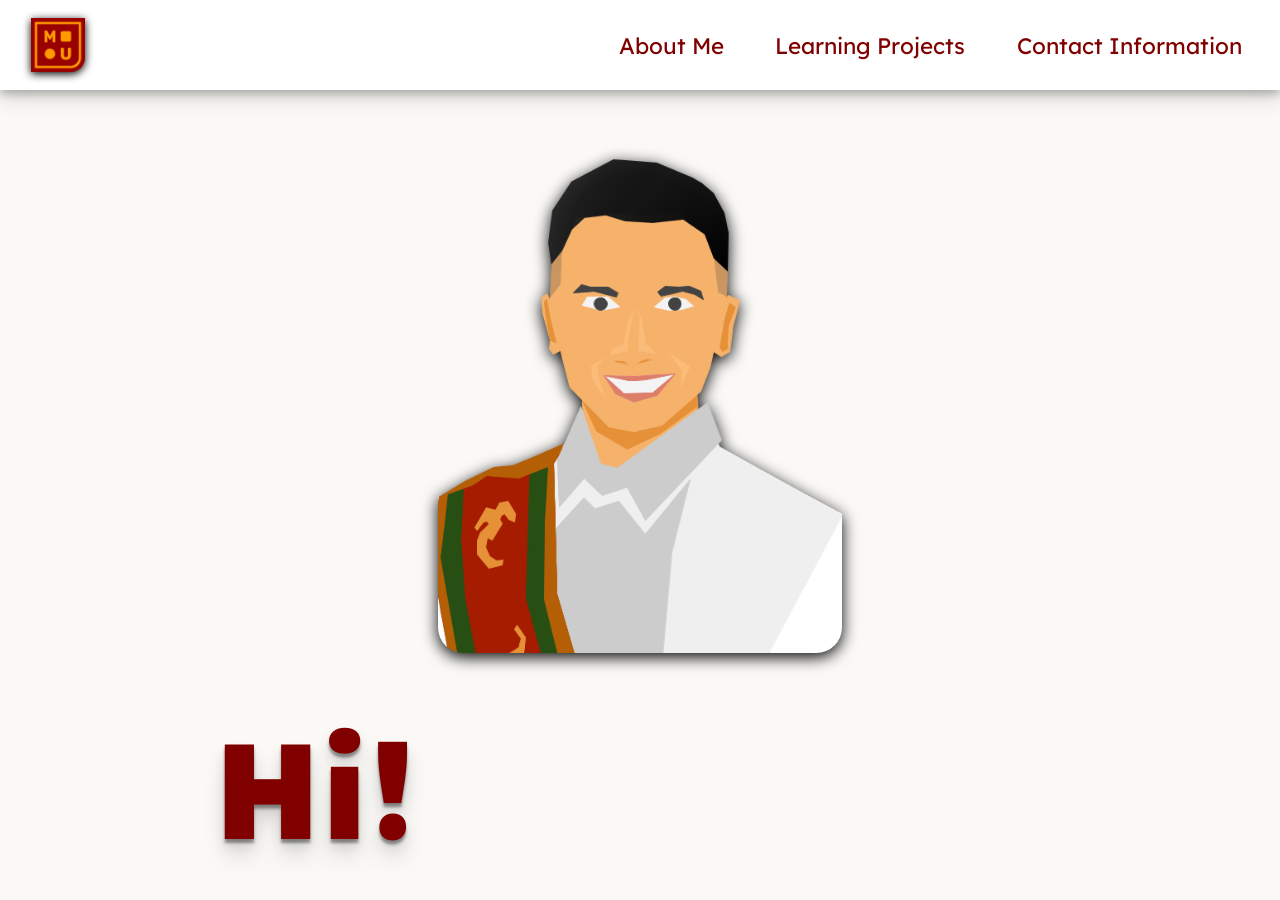
<file: index.html>
<!DOCTYPE html>
<html lang="en">
<head>
   <meta charset="UTF-8">
   <meta http-equiv="X-UA-Compatible" content="IE=edge">
   <meta name="viewport" content="width=device-width, initial-scale=1.0">
   
   <link rel="stylesheet" href="style.css">

   <link rel="preconnect" href="https://fonts.googleapis.com">
   <link rel="preconnect" href="https://fonts.gstatic.com" crossorigin>
   <link href="https://fonts.googleapis.com/css2?family=Lexend:wght@200&display=swap" rel="stylesheet">
   <link href="https://fonts.googleapis.com/css2?family=Inconsolata&display=swap" rel="stylesheet">


   <link rel="icon" href="img/logo1.png" type = "image/x-icon">
   <title>Michael Siemens Uy</title>

</head>
<body>
   
   <nav id="navbar">

      <a href="index.html">
         <img src="img/logo1.png" alt="Personal Logo" id="navbar-logo">
      </a>
      
      <ul class="navbar-list">
         <li class="navbar-links"><a href="#about-me-container">About Me</a></li>
         <li class="navbar-links"><a href="#learning-projects-container">Learning Projects</a></li>
         <li class="navbar-links"><a href="#contact-information-container">Contact Information</a></li>
      </ul>

   </nav>


   <main>

      <section id="about-me"> <div class="section-container" id="about-me-container">
            
            <div id="about-me-portrait">
               <img src="img/portrait-vector.png" id="portrait" alt="Vector portrait here.">
            </div>
            
            <div id="about-me-text">
               <h1 id="hi-text">Hi! <br> I'm M.U.</h1>
               <p id="im-text">I'm a Web Developer in the making! 🚀</p>
               <div id="loading-bar"></div>
            </div>

      </div> </section>
      

      <section id="learning-projects"> <div class="section-container" id="learning-projects-container">
         
            <h2 id="learning-projects-title">Here are my Learning Projects!</h2>
            <div id="individual-projects-container">
               
               <a href="tributePage/index.html" target="_blank">
               <div class="individual-project-box">
                  <div class="individual-project-img">Photo Here</div>
                  <div class="individual-project-text">
                     <p class="project-title">Tribute Page</p>
                     <p class="project-description">A simple webpage dedicated to one of the greatest mathematician ever. My very first web development project.</p>
                  </div>
               </div>
               </a>
               
               <a href="formPage/index.html" target="_blank">
               <div class="individual-project-box">
                  <div class="individual-project-img">Photo Here</div>
                  <div class="individual-project-text">
                     <p class="project-title">Survey Form</p>
                     <p class="project-description">A simple webpage that shows some of the common HTML form functionalities. Shows some of my early attempts in mastering flexbox.</p>
                  </div>                     
               </div>
               </a>

               <a href="chessFlex/index.html" target="_blank">
               <div class="individual-project-box">
                  <div class="individual-project-img">Photo Here</div>
                  <div class="individual-project-text">
                     <p class="project-title">Chessboard with CSS Flexbox</p>
                     <p class="project-description">A simple webpage where all 64 board squares are always be visible (Zoomed in or out, no scrolling regardless of monitor size). </p>
                  </div>               
               </div>
               </a>
               
               <a href="chessGrid/index.html" target="_blank">
               <div class="individual-project-box">
                  <div class="individual-project-img">Photo Here</div>
                  <div class="individual-project-text">
                     <p class="project-title">Chessboard with CSS Grid</p>
                     <p class="project-description">A simple webpage where all 64 board squares are always be visible (Zoomed in or out, no scrolling regardless of monitor size). </p>
                  </div>               
               </div>
               </a>
               
               <a href="productLandingPage2/index.html" target="_blank">
               <div class="individual-project-box">
                  <div class="individual-project-img">Photo Here</div>
                  <div class="individual-project-text">
                     <p class="project-title">Product Landing Page</p>
                     <p class="project-description">A simple, responsive webpage that shows some intermediate-level applications in CSS. A re-imagination of an existing website. </p>
                  </div>               
               </div>
               </a>

               <a href="momentumApp/index.html" target="_blank">
                  <div class="individual-project-box">
                     <div class="individual-project-img">Photo Here</div>
                     <div class="individual-project-text">
                        <p class="project-title">Momentum Web App</p>
                        <p class="project-description">A simple web app mimicking the famous extension web app. Uses Local Storage to store for the features: Name, Focus of the Day, Quotes, and To-do items.</p>
                     </div>               
                  </div>
               </a>

               <a href="ticTacToe/index.html" target="_blank">
                  <div class="individual-project-box">
                     <div class="individual-project-img">Photo Here</div>
                     <div class="individual-project-text">
                        <p class="project-title">Tic-Tac-Toe</p>
                        <p class="project-description">A simple web-based implementation of the classic tic-tac-toe. Uses a functional approach on JavaScript to run the game mechanics.</p>
                     </div>               
                  </div>
               </a>

               <!-- <div class="individual-project-box not-done">
                  <div class="individual-project-img">Photo Here</div>
                  <div class="individual-project-text">
                     <p class="project-title">Technical Documentation</p>
                     <p class="project-description">Lorem ipsum dolor sit, amet consectetur adipisicing elit. Quidem nostrum dolorem, porro cum libero corporis doloremque corrupti optio. </p>
                  </div>               
               </div> -->
               
               <a href="simpleCounterWebApp/index.html" target="_blank">
               <div class="individual-project-box">
                  <div class="individual-project-img">Photo Here</div>
                  <div class="individual-project-text">
                     <p class="project-title">Simple Counter</p>
                     <p class="project-description">A simple counter web app that shows my early forays with JavaScript. </p>
                  </div>               
               </div>
               </a>

               <a href="simpleCalculatorWebApp/index.html" target="_blank">
               <div class="individual-project-box">
                  <div class="individual-project-img">Photo Here</div>
                  <div class="individual-project-text">
                     <p class="project-title">Simple Calculator</p>
                     <p class="project-description">A simple calculator web app that shows my early forays with JavaScript. </p>
                  </div>               
               </div>
               </a>

            </div>
         
      </div> </section>
      
      <section id="contact-information"> <div class="section-container" id="contact-information-container">
         
         <!-- <div id="moving-block-container"><div id="moving-block">👋</div></div> -->
         <h2 id="contact-information-title">You can find me at the following links!</h2>
         <div id="contact-cards-container">
            <a href="https://www.linkedin.com/in/michaelspuy/" target="_blank"><div class="contact-card" id="linkedin-div">LinkedIn</div></a>
            <a href="https://github.com/mspuy3" target="_blank"><div class="contact-card" id="github-div">GitHub</div></a>
         </div>
         
         <h2 id="footerish">This page and the linked learning projects are continuously improved. Comeback once and a while for some new stuff that I learn and implement as a budding web developer! 😃</h2> 
         
      </div> </section>

   </main>
   
   
   

</body>
</html>
</file>
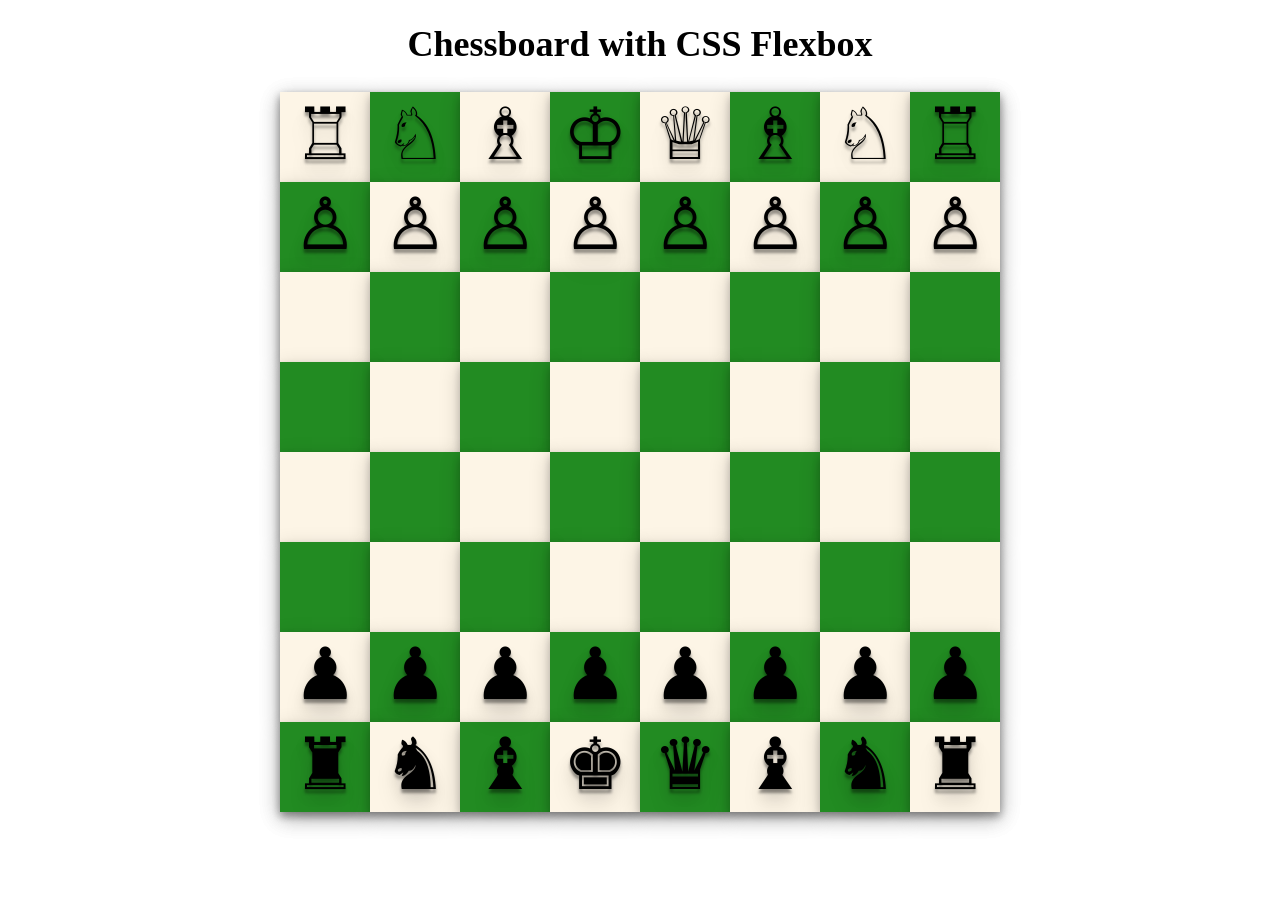
<file: chessFlex/index.html>
<!DOCTYPE html>
<html lang="en">
<head>
   <meta charset="UTF-8">
   <meta http-equiv="X-UA-Compatible" content="IE=edge">
   <meta name="viewport" content="width=device-width, initial-scale=1.0">
   
   <title>Chessboard with CSS Flexbox</title>
   <link rel="icon" href="../img/logo1.png" type = "image/x-icon">
   
   <link rel="stylesheet" href="style.css">

</head>
<body>
   
   <div id="main-container">
      <div id="title-container"><h1>Chessboard with CSS Flexbox</h1></div>
      <div id="chessboard">
         <div class="board-tile light-tile">♖</div>
         <div class="board-tile dark-tile">♘</div>
         <div class="board-tile light-tile">♗</div>
         <div class="board-tile dark-tile">♔</div>
         <div class="board-tile light-tile">♕</div>
         <div class="board-tile dark-tile">♗</div>
         <div class="board-tile light-tile">♘</div>
         <div class="board-tile dark-tile">♖</div>
         <div class="board-tile dark-tile">♙</div>
         <div class="board-tile light-tile">♙</div>
         <div class="board-tile dark-tile">♙</div>
         <div class="board-tile light-tile"><div id="moving-piece">♙</div></div>
         <div class="board-tile dark-tile">♙</div>
         <div class="board-tile light-tile">♙</div>
         <div class="board-tile dark-tile">♙</div>
         <div class="board-tile light-tile">♙</div>
         <div class="board-tile light-tile"></div>
         <div class="board-tile dark-tile"></div>
         <div class="board-tile light-tile"></div>
         <div class="board-tile dark-tile"></div>
         <div class="board-tile light-tile"></div>
         <div class="board-tile dark-tile"></div>
         <div class="board-tile light-tile"></div>
         <div class="board-tile dark-tile"></div>
         <div class="board-tile dark-tile"></div>
         <div class="board-tile light-tile"></div>
         <div class="board-tile dark-tile"></div>
         <div class="board-tile light-tile"></div>
         <div class="board-tile dark-tile"></div>
         <div class="board-tile light-tile"></div>
         <div class="board-tile dark-tile"></div>
         <div class="board-tile light-tile"></div>
         <div class="board-tile light-tile"></div>
         <div class="board-tile dark-tile"></div>
         <div class="board-tile light-tile"></div>
         <div class="board-tile dark-tile"></div>
         <div class="board-tile light-tile"></div>
         <div class="board-tile dark-tile"></div>
         <div class="board-tile light-tile"></div>
         <div class="board-tile dark-tile"></div>
         <div class="board-tile dark-tile"></div>
         <div class="board-tile light-tile"></div>
         <div class="board-tile dark-tile"></div>
         <div class="board-tile light-tile"></div>
         <div class="board-tile dark-tile"></div>
         <div class="board-tile light-tile"></div>
         <div class="board-tile dark-tile"></div>
         <div class="board-tile light-tile"></div>
         <div class="board-tile light-tile">♟</div>
         <div class="board-tile dark-tile">♟</div>
         <div class="board-tile light-tile"><div id="eaten-piece">♟</div></div>
         <div class="board-tile dark-tile">♟</div>
         <div class="board-tile light-tile">♟</div>
         <div class="board-tile dark-tile">♟</div>
         <div class="board-tile light-tile">♟</div>
         <div class="board-tile dark-tile">♟</div>
         <div class="board-tile dark-tile">♜</div>
         <div class="board-tile light-tile">♞</div>
         <div class="board-tile dark-tile">♝</div>
         <div class="board-tile light-tile">♚</div>
         <div class="board-tile dark-tile">♛</div>
         <div class="board-tile light-tile">♝</div>
         <div class="board-tile dark-tile">♞</div>
         <div class="board-tile light-tile">♜</div>

      </div>
   </div>

</body>
</html>
</file>
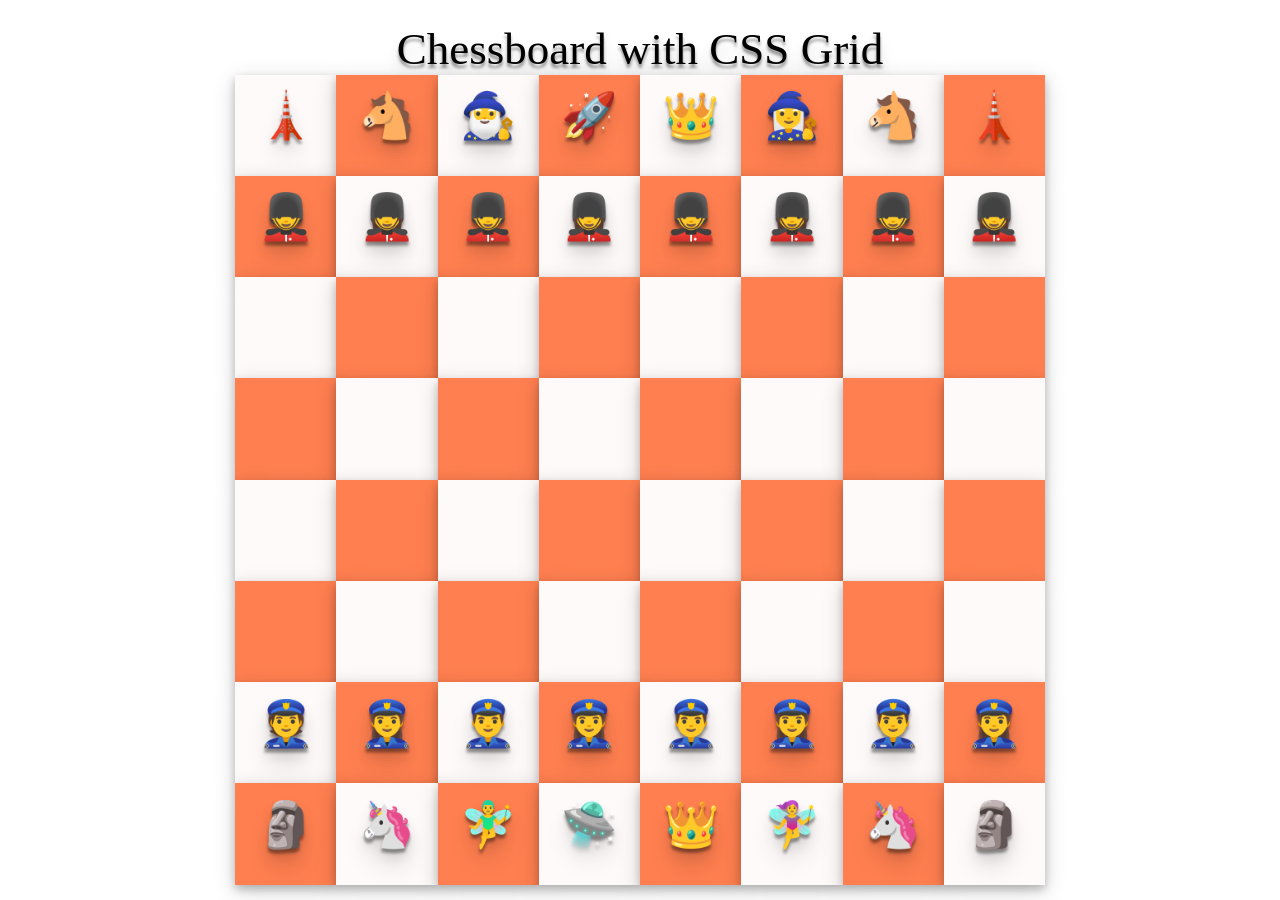
<file: chessGrid/index.html>
<!DOCTYPE html>
<html lang="en">
<head>
   <meta charset="UTF-8">
   <meta http-equiv="X-UA-Compatible" content="IE=edge">
   <meta name="viewport" content="width=device-width, initial-scale=1.0">
   
   
   <link rel="stylesheet" href="style.css">

   <link rel="icon" href="../img/logo1.png" type = "image/x-icon">
   <title>Chessboard with CSS Grid</title>


</head>

<body>



   <div id="title-container">Chessboard with CSS Grid</div>
   <div id="chessboard">
      <div class="tile light">
         <div class="piece">🗼</div>
      </div>
      <div class="tile dark">
         <div class="piece">🐴</div>
      </div>
      <div class="tile light">
         <div class="piece">🧙‍♂️</div>
      </div>
      <div class="tile dark">
         <div class="piece">🚀</div>
      </div>
      <div class="tile light">
         <div class="piece">👑</div>
      </div>
      <div class="tile dark">
         <div class="piece">🧙‍♀️</div>
      </div>
      <div class="tile light">
         <div class="piece">🐴</div>
      </div>
      <div class="tile dark">
         <div class="piece">🗼</div>
      </div>
      <div class="tile dark">
         <div class="piece">💂‍♂️</div>
      </div>
      <div class="tile light">
         <div class="piece">💂‍♀️</div>
      </div>
      <div class="tile dark">
         <div class="piece">💂‍♂️</div>
      </div>
      <div class="tile light">
         <div class="piece">💂‍♀️</div>
      </div>
      <div class="tile dark">
         <div class="piece">💂‍♂️</div>
      </div>
      <div class="tile light">
         <div class="piece">💂‍♀️</div>
      </div>
      <div class="tile dark">
         <div class="piece">💂‍♂️</div>
      </div>
      <div class="tile light">
         <div class="piece">💂‍♀️</div>
      </div>

      <!-- Middle tiles -->

      <div class="tile light">
      </div>
      <div class="tile dark">
      </div>
      <div class="tile light">
      </div>
      <div class="tile dark">
      </div>
      <div class="tile light">
      </div>
      <div class="tile dark">
      </div>
      <div class="tile light">
      </div>
      <div class="tile dark">
      </div>
      <div class="tile dark">
      </div>
      <div class="tile light">
      </div>
      <div class="tile dark">
      </div>
      <div class="tile light">
      </div>
      <div class="tile dark">
      </div>
      <div class="tile light">
      </div>
      <div class="tile dark">
      </div>
      <div class="tile light">
      </div>
      <div class="tile light">
      </div>
      <div class="tile dark">
      </div>
      <div class="tile light">
      </div>
      <div class="tile dark">
      </div>
      <div class="tile light">
      </div>
      <div class="tile dark">
      </div>
      <div class="tile light">
      </div>
      <div class="tile dark">
      </div>
      <div class="tile dark">
      </div>
      <div class="tile light">
      </div>
      <div class="tile dark">
      </div>
      <div class="tile light">
      </div>
      <div class="tile dark">
      </div>
      <div class="tile light">
      </div>
      <div class="tile dark">
      </div>
      <div class="tile light">
      </div>

      <!-- end of middle tiles -->

      <div class="tile light">
         <div class="piece">👮</div>
      </div>
      <div class="tile dark">
         <div class="piece">👮‍♀️</div>
      </div>
      <div class="tile light">
         <div class="piece">👮‍♂️</div>
      </div>
      <div class="tile dark">
         <div class="piece">👮‍♀️</div>
      </div>
      <div class="tile light">
         <div class="piece">👮‍♂️</div>
      </div>
      <div class="tile dark">
         <div class="piece">👮‍♀️</div>
      </div>
      <div class="tile light">
         <div class="piece">👮‍♂️</div>
      </div>
      <div class="tile dark">
         <div class="piece">👮‍♀️</div>
      </div>
      <div class="tile dark">
         <div class="piece">🗿</div>
      </div>
      <div class="tile light">
         <div class="piece">🦄</div>
      </div>
      <div class="tile dark">
         <div class="piece">🧚‍♂️</div>
      </div>
      <div class="tile light">
         <div class="piece">🛸</div>
      </div>
      <div class="tile dark">
         <div class="piece">👑</div>
      </div>
      <div class="tile light">
         <div class="piece">🧚‍♀️</div>
      </div>
      <div class="tile dark">
         <div class="piece">🦄</div>
      </div>
      <div class="tile light">
         <div class="piece">🗿</div>
      </div>
   </div>

</body>
</html>
</file>
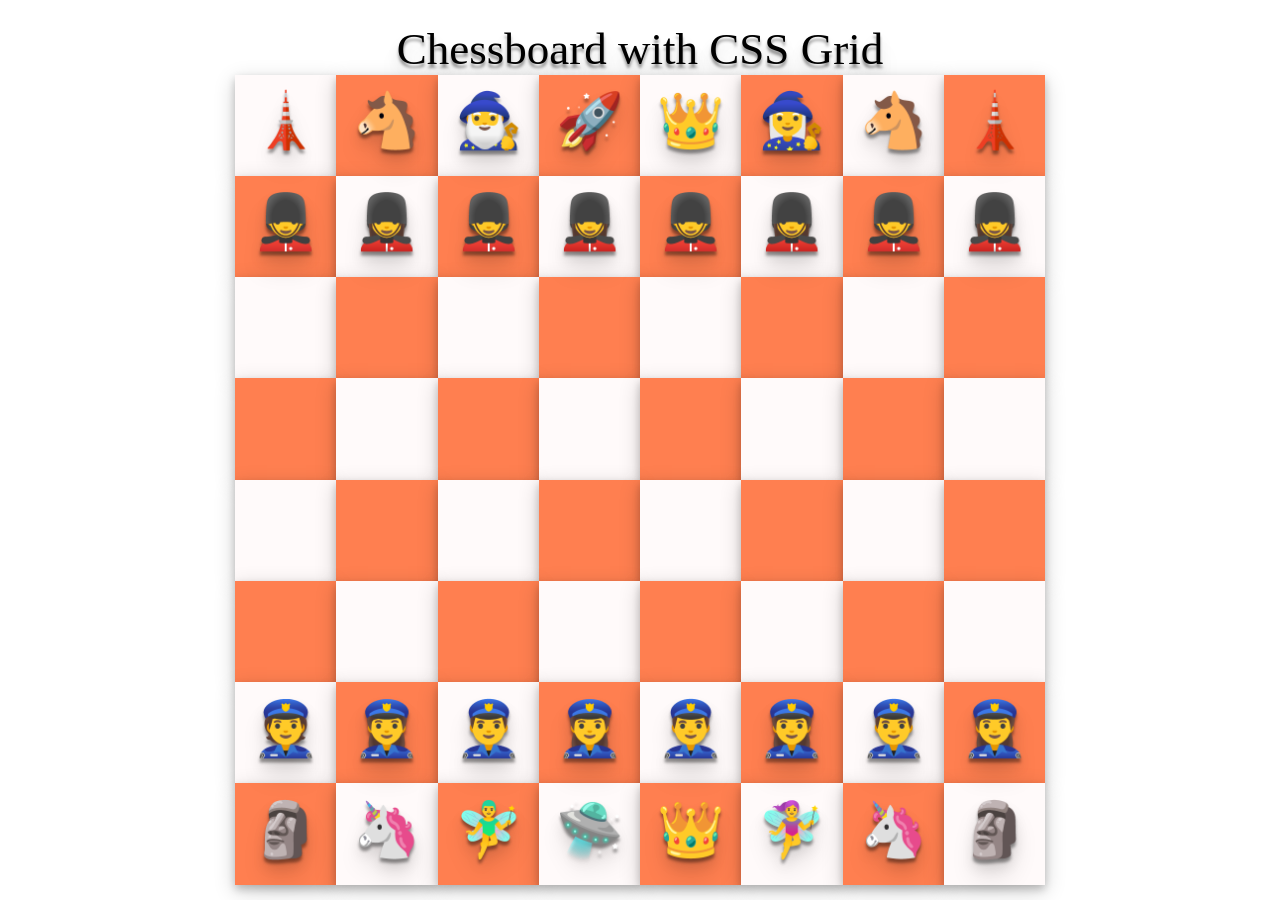
<file: chessGridMovable/index.html>
<!DOCTYPE html>
<html lang="en">
<head>
   <meta charset="UTF-8">
   <meta http-equiv="X-UA-Compatible" content="IE=edge">
   <meta name="viewport" content="width=device-width, initial-scale=1.0">
   
   
   <link rel="stylesheet" href="style.css">

   <script src="script.js" type="text/javascript"></script>

   <link rel="icon" href="../img/logo1.png" type = "image/x-icon">
   <title>Chessboard with CSS Grid</title>


</head>

<body>

   <!-- <div class="draggable"><div class="dragger"></div>🗼</div>
   <div class="draggable"><div class="dragger"></div>🗼</div> -->

   <div id="title-container">Chessboard with CSS Grid</div>
   <div id="chessboard">
      <div class="tile light">
         <div class="piece"><div class="dragger">🗼</div></div>
      </div>
      <div class="tile dark">
         <div class="piece">🐴</div>
      </div>
      <div class="tile light">
         <div class="piece">🧙‍♂️</div>
      </div>
      <div class="tile dark">
         <div class="piece">🚀</div>
      </div>
      <div class="tile light">
         <div class="piece">👑</div>
      </div>
      <div class="tile dark">
         <div class="piece">🧙‍♀️</div>
      </div>
      <div class="tile light">
         <div class="piece">🐴</div>
      </div>
      <div class="tile dark">
         <div class="piece">🗼</div>
      </div>
      <div class="tile dark">
         <div class="piece">💂‍♂️</div>
      </div>
      <div class="tile light">
         <div class="piece">💂‍♀️</div>
      </div>
      <div class="tile dark">
         <div class="piece">💂‍♂️</div>
      </div>
      <div class="tile light">
         <div class="piece">💂‍♀️</div>
      </div>
      <div class="tile dark">
         <div class="piece">💂‍♂️</div>
      </div>
      <div class="tile light">
         <div class="piece">💂‍♀️</div>
      </div>
      <div class="tile dark">
         <div class="piece">💂‍♂️</div>
      </div>
      <div class="tile light">
         <div class="piece">💂‍♀️</div>
      </div>

      <!-- Middle tiles -->

      <div class="tile light">
      </div>
      <div class="tile dark">
      </div>
      <div class="tile light">
      </div>
      <div class="tile dark">
      </div>
      <div class="tile light">
      </div>
      <div class="tile dark">
      </div>
      <div class="tile light">
      </div>
      <div class="tile dark">
      </div>
      <div class="tile dark">
      </div>
      <div class="tile light">
      </div>
      <div class="tile dark">
      </div>
      <div class="tile light">
      </div>
      <div class="tile dark">
      </div>
      <div class="tile light">
      </div>
      <div class="tile dark">
      </div>
      <div class="tile light">
      </div>
      <div class="tile light">
      </div>
      <div class="tile dark">
      </div>
      <div class="tile light">
      </div>
      <div class="tile dark">
      </div>
      <div class="tile light">
      </div>
      <div class="tile dark">
      </div>
      <div class="tile light">
      </div>
      <div class="tile dark">
      </div>
      <div class="tile dark">
      </div>
      <div class="tile light">
      </div>
      <div class="tile dark">
      </div>
      <div class="tile light">
      </div>
      <div class="tile dark">
      </div>
      <div class="tile light">
      </div>
      <div class="tile dark">
      </div>
      <div class="tile light">
      </div>

      <!-- end of middle tiles -->

      <div class="tile light">
         <div class="piece">👮</div>
      </div>
      <div class="tile dark">
         <div class="piece">👮‍♀️</div>
      </div>
      <div class="tile light">
         <div class="piece">👮‍♂️</div>
      </div>
      <div class="tile dark">
         <div class="piece">👮‍♀️</div>
      </div>
      <div class="tile light">
         <div class="piece">👮‍♂️</div>
      </div>
      <div class="tile dark">
         <div class="piece">👮‍♀️</div>
      </div>
      <div class="tile light">
         <div class="piece">👮‍♂️</div>
      </div>
      <div class="tile dark">
         <div class="piece">👮‍♀️</div>
      </div>
      <div class="tile dark">
         <div class="piece">🗿</div>
      </div>
      <div class="tile light">
         <div class="piece">🦄</div>
      </div>
      <div class="tile dark">
         <div class="piece">🧚‍♂️</div>
      </div>
      <div class="tile light">
         <div class="piece">🛸</div>
      </div>
      <div class="tile dark">
         <div class="piece">👑</div>
      </div>
      <div class="tile light">
         <div class="piece">🧚‍♀️</div>
      </div>
      <div class="tile dark">
         <div class="piece">🦄</div>
      </div>
      <div class="tile light">
         <div class="piece">🗿</div>
      </div>
   </div>

</body>
</html>
</file>
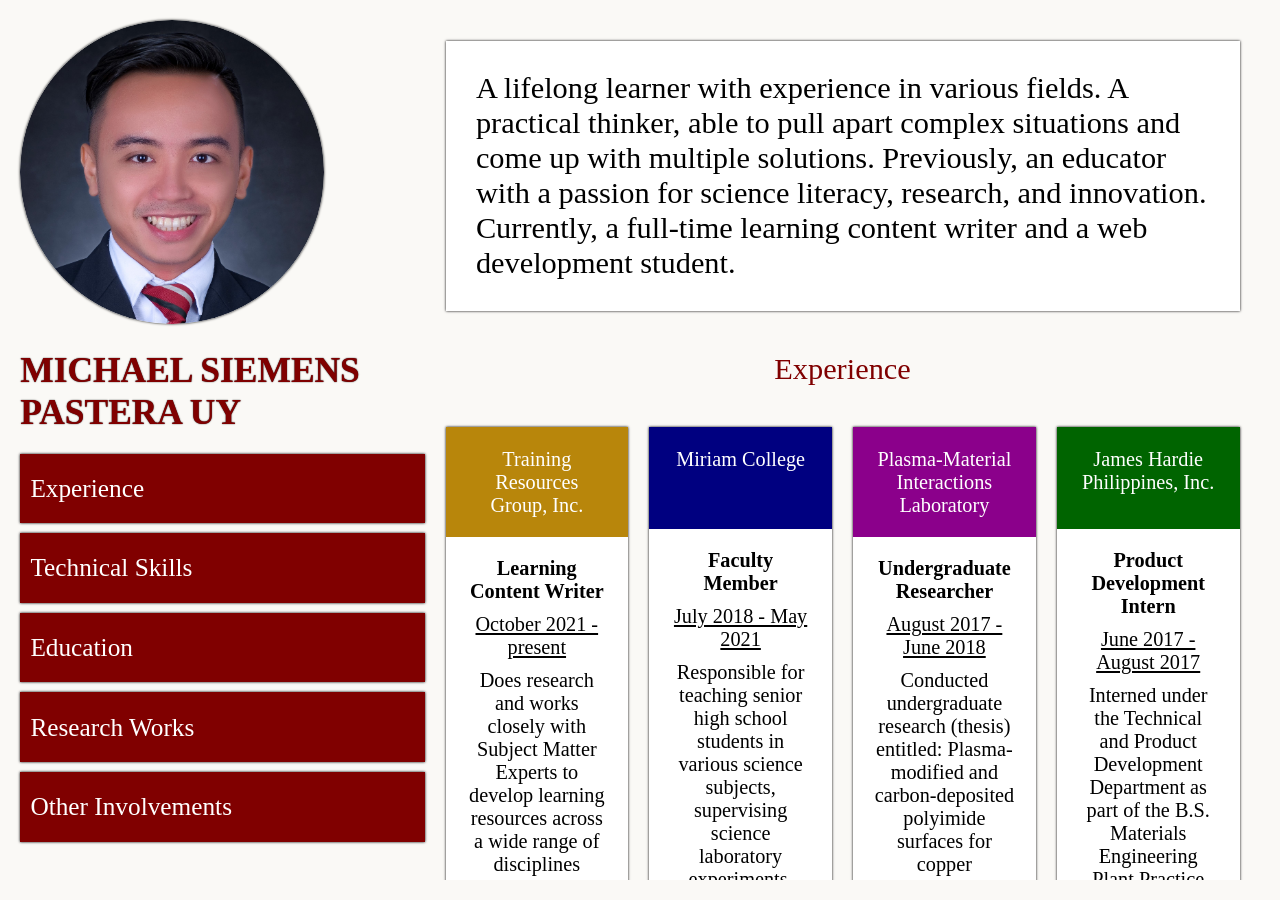
<file: curriculumVitae/index.html>
<!DOCTYPE html>
<html lang="en">
<head>
   <meta charset="UTF-8">
   <meta http-equiv="X-UA-Compatible" content="IE=edge">
   <meta name="viewport" content="width=device-width, initial-scale=1.0">
   <meta name="description" content="My Curriculum Vitae that contains all of my experiences, education, and other relevant information.">
   <meta name="keywords" content="Materials Engineering, Materials Science, Teaching, Senior High School, Laboratory, Product Development">
   <meta name="author" content="Michael Siemens P. Uy">
   
   <link rel="icon" href="../img/personal_logo.png" type = "image/x-icon">

   <link rel="stylesheet" href="./style.css">

   <title>MU's Curriculum Vitae</title>
</head>

<body><div id="body-container">

   <nav id="side-bar">
      <div id="portrait-div">
         <img id="portrait" src="../img/profile_pic.png" alt="A portrait of M.U."> 
      </div>
      <div id="main-title-container">
        <header id="main-title">MICHAEL SIEMENS PASTERA UY</header>
      </div>
      <div id="links-container">
        <a href="#summary" class="nav-link">Experience</a>
        <a href="#technical-header" class="nav-link">Technical Skills</a>
        <a href="#education-header" class="nav-link">Education</a>
        <a href="#research-header" class="nav-link">Research Works</a>
        <a href="#other-header" class="nav-link">Other Involvements</a>    
      </div>
   </nav>

    <main id="sections-container">

      <div id="summary"> 
         <p>
            A lifelong learner with experience in various fields. A practical thinker, able to pull apart complex situations and come up with multiple solutions. Previously, an educator with a passion for science literacy, research, and innovation. Currently, a full-time learning content writer and a web development student.
         </p>
      </div>

      <div class="section-header" id="experience-header">Experience</div>
      <section class="section-container">
         

            <div class="section-contents experience-contents" id="trg-section">
               <div class="content-title" id="trg-title">Training Resources Group, Inc.</div>
               <div class="content-proper" id="trg-content">
                  <p class="experience-position">Learning Content Writer</p>
                  <p class="experience-date">October 2021 - present</p>
                  <p class="experience-description"> Does research and works closely with Subject Matter Experts to develop learning resources across a wide range of disciplines including but not limited to Business Services, Community Services, Financial Services, Early Childhood Care. </p>
               </div>
            </div>
            <div class="section-contents experience-contents" id="mc-section">
               <div class="content-title" id="mc-title">Miriam College</div>
               <div class="content-proper" id="mc-content">
                  <p class="experience-position">Faculty Member</p>
                  <p class="experience-date">July 2018 - May 2021</p>
                  <p class="experience-description"> Responsible for teaching senior high school students in various science subjects, supervising science laboratory experiments, moderating a homeroom class, and performing other related functions as a faculty member. </p>
               </div>
            </div>
            <div class="section-contents experience-contents" id="pmil-section">
               <div class="content-title" id="pmil-title">Plasma-Material Interactions Laboratory</div>
               <div class="content-proper" id="pmil-content">
                  <p class="experience-position">Undergraduate Researcher</p>
                  <p class="experience-date">August 2017 - June 2018</p>
                  <p class="experience-description">Conducted undergraduate research (thesis) entitled: Plasma-modified and carbon-deposited polyimide surfaces for copper metallization. Conducted other laboratory operations related to plasma and material surface interactions.</p>
               </div>
            </div>
            <div class="section-contents experience-contents" id="jh-section">
               <div class="content-title" id="jh-title">James Hardie  Philippines, Inc.</div>
               <div class="content-proper" id="jh-content">
                  <p class="experience-position">Product Development Intern</p>
                  <p class="experience-date">June 2017 - August 2017</p>
                  <p class="experience-description">Interned under the Technical and Product Development Department as part of the B.S. Materials Engineering Plant Practice Program 2017. Worked on various projects to develop new or improve current company products, some of which are already out in the market.</p>
               </div>
            </div>
         
      </section>


      <div class="section-header" id="technical-header">Technical Skills</div>
      <section class="section-container" >
         

         <div class="section-contents" id="wd-section">
            <div class="content-title" id="wd-title">Web Development</div>
            <div class="content-proper" id="wd-content"></div>
         </div>
         <div class="section-contents" id="cd-section">
            <div class="content-title" id="cd-title">Content Development</div>
            <div class="content-proper" id="cd-content"></div>
         </div>
         <div class="section-contents" id="ps-section">
            <div class="content-title" id="ps-title">Public Speaking</div>
            <div class="content-proper" id="ps-content"></div>
         </div>
         <div class="section-contents" id="fr-section">
            <div class="content-title" id="fr-title">Research</div>
            <div class="content-proper" id="fr-content"></div>
         </div>
         <div class="section-contents" id="lab-section">
            <div class="content-title" id="lab-title">Laboratory</div>
            <div class="content-proper" id="lab-content"></div>
         </div>
         <div class="section-contents" id="engg-section">
            <div class="content-title" id="engg-title">Engineering</div>
            <div class="content-proper" id="engg-content"></div>
         </div>
         
      </section>

      <div class="section-header" id="education-header">Education</div>
      <section class="section-container" >
         
            <div class="section-contents"></div>
            <div class="section-contents"></div>
            <div class="section-contents"></div>
            <div class="section-contents"></div>
         
      </section>

      <div class="section-header" id="research-header">Research Works</div>
      <section class="section-container" >
         
            <div class="section-contents"></div>
            <div class="section-contents"></div>
            <div class="section-contents"></div>
            <div class="section-contents"></div>
         
      </section>

      <div class="section-header" id="other-header">Other Involvements</div>
      <section class="section-container" >
         
            <div class="section-contents"></div>
            <div class="section-contents"></div>
            <div class="section-contents"></div>
            <div class="section-contents"></div>
         
      </section>
   </main>


   
</div> </body>

</html>
</file>
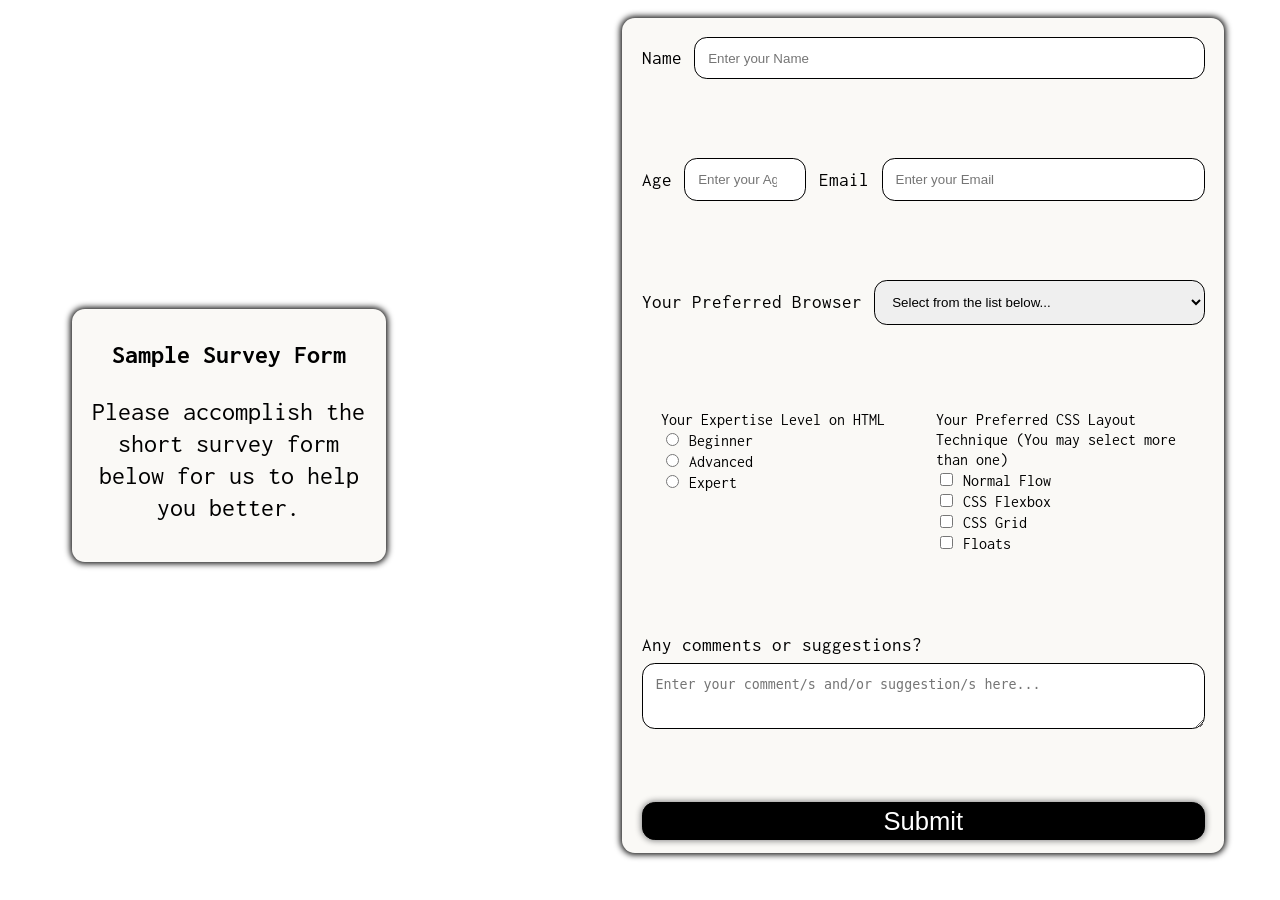
<file: formPage/index.html>
<!DOCTYPE html>
<html lang="en">
<head>
   <meta charset="UTF-8">
   <meta http-equiv="X-UA-Compatible" content="IE=edge">
   <meta name="viewport" content="width=device-width, initial-scale=1.0">

   <title>Form Page</title>

   <link rel="icon" href="../img/personal_logo.png" type = "image/x-icon">

   <link rel="stylesheet" href="./style.css">   

   <link rel="preconnect" href="https://fonts.googleapis.com">
   <link rel="preconnect" href="https://fonts.gstatic.com" crossorigin>
   <link href="https://fonts.googleapis.com/css2?family=Inconsolata:wght@300&display=swap" rel="stylesheet">

</head>
<body>

   <main id="main">
      
      <div id="title-container">
         <h1 id="title"> Sample Survey Form </h1>
         <p id="description"> Please accomplish the short survey form below for us to help you better. </p>
      </div>

      <form id="survey-form" action="./store.txt" method="POST">
        
         <div id="name-container">
            <label for="name" id="name-label">Name</label>
            <input type="text" id="name" placeholder="Enter your Name" required>
         </div>
         
         <div id="age-email-container">
            <label for="number" id="number-label">Age</label>
            <input type="number" id="number" placeholder="Enter your Age" min="18" max="70" required>

            <label for="email" id="email-label">Email</label>
            <input type="email" id="email" placeholder="Enter your Email" required>
         </div>
         
         <div id="dropdown-container">
            <label for="dropdown" id="dropdown-label">Your Preferred Browser</label>
            <select name="dropdown" id="dropdown" required>
               <option value="" disabled selected hidden>Select from the list below...</option>
               <option value="Firefox">Firefox</option>
               <option value="Chrome">Chrome</option>
               <option value="Safari">Safari</option>
               <option value="Opera">Opera</option>
               <option value="Edge">Edge</option>
               <option value="Others">Others</option>
            </select>
         </div>
         
         <div id="radio-checkbox-container">
            <div id="radio-container">
            <label for="level-html">Your Expertise Level on HTML</label><br>
               <input type="radio" id="Beginner" name="level-html" value="Beginner">
               <label for="Beginner">Beginner</label><br>
               <input type="radio" id="Advanced" name="level-html" value="Advanced">
               <label for="Advanced">Advanced</label><br>
               <input type="radio" id="Expert" name="level-html" value="Expert">
               <label for="Expert">Expert</label><br>
            </div>
            <div id="checkbox-container">
            <label for="layout-css">Your Preferred CSS Layout Technique (You may select more than one)</label><br>
               <input type="checkbox" id="Normal Flow" name="layout-css" value="Normal Flow">
               <label for="Normal Flow">Normal Flow</label><br>
               <input type="checkbox" id="Flexbox" name="layout-css" value="Flexbox">
               <label for="Flexbox">CSS Flexbox</label><br>
               <input type="checkbox" id="Grid" name="layout-css" value="Grid">
               <label for="Grid">CSS Grid</label><br>
               <input type="checkbox" id="Floats" name="layout-css" value="Floats">
               <label for="Floats">Floats</label><br>
            </div>
         </div>

         <div id="textarea-container">
         <label for="feedback">Any comments or suggestions?</label>
            <textarea id="feedback" name="feedback" placeholder="Enter your comment/s and/or suggestion/s here..."></textarea>
         </div>
            
         <input type="submit" id="submit" value="Submit">
        
      </form>
   
   </main>

</body>

</html>
</file>
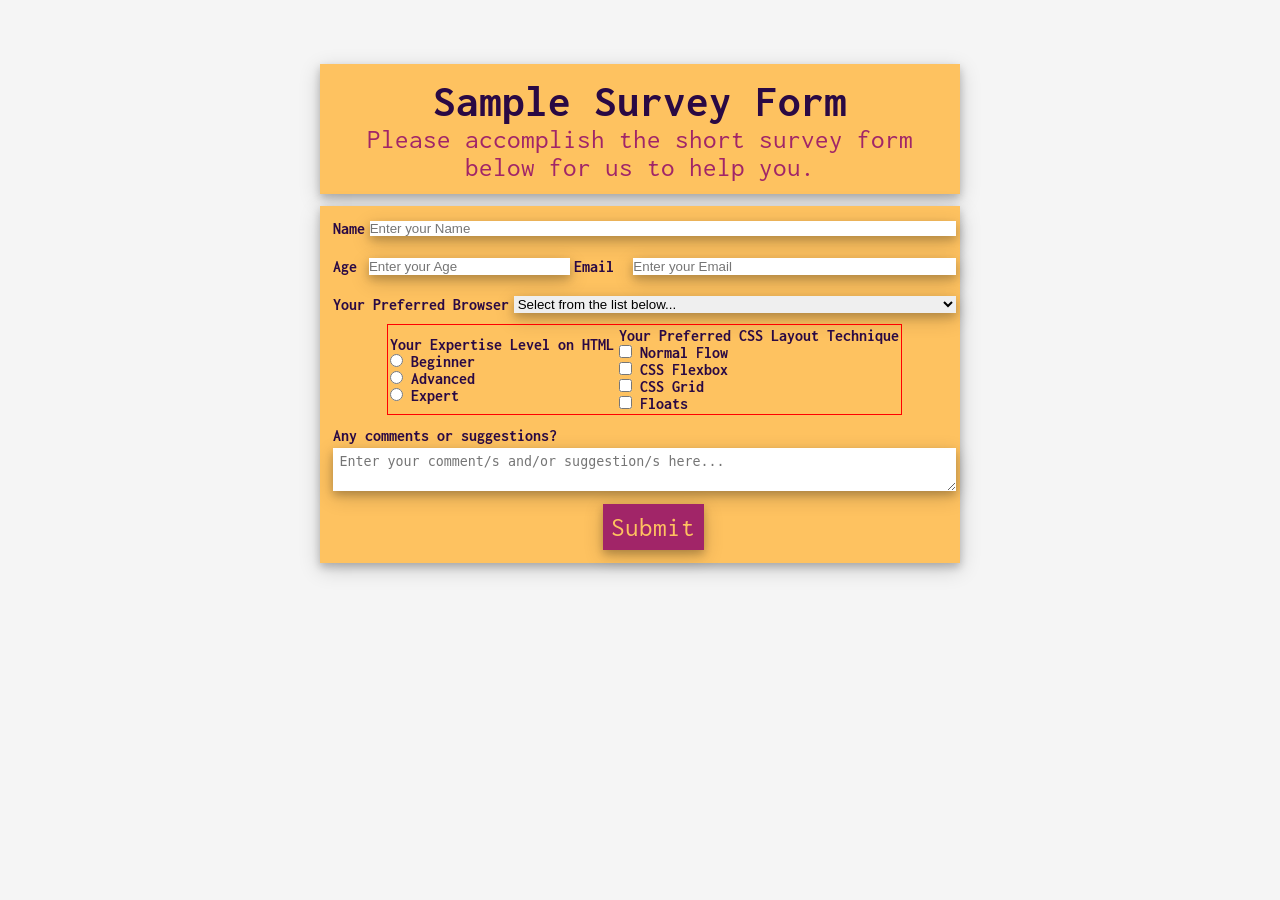
<file: formPageSASS/index.html>
<!DOCTYPE html>
<html lang="en">
<head>
   <meta charset="UTF-8">
   <meta http-equiv="X-UA-Compatible" content="IE=edge">
   <meta name="viewport" content="width=device-width, initial-scale=1.0">

   <title>Form Page</title>

   <link rel="icon" href="../img/logo1.png" type = "image/x-icon">

   <link rel="stylesheet" href="./style.css">   

   <link rel="preconnect" href="https://fonts.googleapis.com">
   <link rel="preconnect" href="https://fonts.gstatic.com" crossorigin>
   <link href="https://fonts.googleapis.com/css2?family=Inconsolata:wght@300&display=swap" rel="stylesheet">

</head>
<body>

   <main id="main">
      
      <div id="title-container">
         <h1 id="title"> Sample Survey Form </h1>
         <p id="description"> Please accomplish the short survey form below for us to help you. </p>
      </div>

      <form id="survey-form" action="./store.txt" method="POST">
        
         <div id="name-container">
            <label for="name" id="name-label">Name</label>
            <input type="text" id="name" placeholder="Enter your Name" required>
         </div>
         
         <div id="age-email-container">
            <div>
            <label for="number" id="number-label">Age</label>
            <input type="number" id="number" placeholder="Enter your Age" min="18" max="70" required>
            </div>
            <div>
            <label for="email" id="email-label">Email</label>
            <input type="email" id="email" placeholder="Enter your Email" required>
            </div>
         </div>
         
         <div id="dropdown-container">
            <label for="dropdown" id="dropdown-label">Your Preferred Browser</label>
            <select name="dropdown" id="dropdown" required>
               <option value="" disabled selected hidden>Select from the list below...</option>
               <option value="Firefox">Firefox</option>
               <option value="Chrome">Chrome</option>
               <option value="Safari">Safari</option>
               <option value="Opera">Opera</option>
               <option value="Edge">Edge</option>
               <option value="Others">Others</option>
            </select>
         </div>
         
         <div id="radio-checkbox-container">
            <div id="radio-container">
            <label for="level-html">Your Expertise Level on HTML</label><br>
               <input type="radio" id="Beginner" name="level-html" value="Beginner">
               <label for="Beginner">Beginner</label><br>
               <input type="radio" id="Advanced" name="level-html" value="Advanced">
               <label for="Advanced">Advanced</label><br>
               <input type="radio" id="Expert" name="level-html" value="Expert">
               <label for="Expert">Expert</label><br>
            </div>
            <div id="checkbox-container">
            <label for="layout-css">Your Preferred CSS Layout Technique</label><br>
               <input type="checkbox" id="Normal Flow" name="layout-css" value="Normal Flow">
               <label for="Normal Flow">Normal Flow</label><br>
               <input type="checkbox" id="Flexbox" name="layout-css" value="Flexbox">
               <label for="Flexbox">CSS Flexbox</label><br>
               <input type="checkbox" id="Grid" name="layout-css" value="Grid">
               <label for="Grid">CSS Grid</label><br>
               <input type="checkbox" id="Floats" name="layout-css" value="Floats">
               <label for="Floats">Floats</label><br>
            </div>
         </div>

         <div id="textarea-container">
         <label for="feedback">Any comments or suggestions?</label>
            <textarea id="feedback" name="feedback" placeholder="Enter your comment/s and/or suggestion/s here..."></textarea>
         </div>
            
         <div id="submit-container"><input type="submit" id="submit" value="Submit"></div>
        
      </form>
   
   </main>

</body>

</html>
</file>
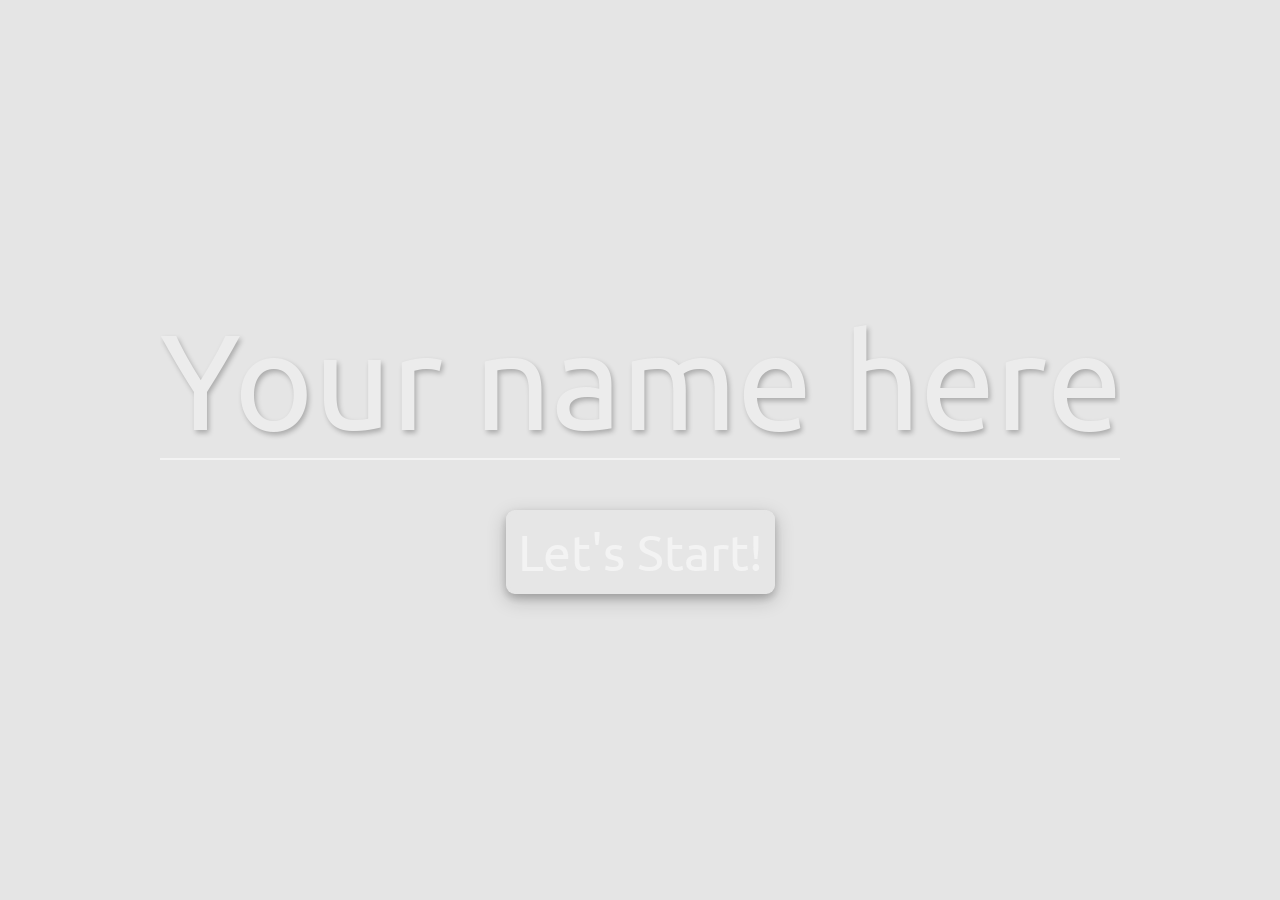
<file: momentumApp/index.html>
<!DOCTYPE html>
<html lang="en">
<head>
   <meta charset="UTF-8">
   <meta http-equiv="X-UA-Compatible" content="IE=edge">
   <meta name="viewport" content="width=device-width, initial-scale=1.0">

   <link rel="stylesheet" href="https://cdnjs.cloudflare.com/ajax/libs/font-awesome/4.7.0/css/font-awesome.min.css">

   <link rel="stylesheet" href="styles-todolist.css">
   <link rel="stylesheet" href="styles-final.css">

   <title>Momentum Clone</title>
</head>

<body>

   <div id="name-input-container"> 
      <input type="text" id="name-input" placeholder="Your name here..." required></input>
      <button id="name-input-button">Let's Start!</button> 
   </div>

   <div id="page-container">
      
      <div id="name-container">
         <p>Hi, <span id='name'></span>!</p>
      </div>

      <div id="timedate-container">

         <p>Today is <br> <span id='date'></span></p>

         <p>The time is <br> <span id='clock'></span></p>

      </div>


      <div id="quote-container"><p id='quote'></p></div>

      <div id="focus-container">Your focus of the day: <p id='focus'>not yet set.</p></div>

      

      <div id="new-focus-container">
         <input type="text" id="set-focus-input" placeholder="Set focus here..." required></input>
         <button id="set-focus-button">Set Focus</button> 
      </div>

      <div id="new-quote-container">
         <input type="text" id="add-quote-input" placeholder="Add quote here..." required></input>
         <div id="new-quote-buttons">
         <button id="add-quote-button">Add Quote</button> 
         <button id="show-added-button">Show Added</button>
         <button id="reset-list-button">Reset List</button>
         </div>
      </div>

      <button id="hamburger"><i class="fa fa-bars"></i></button>

      <div id="buttons-container">
         <button id="name-change-button" >Change Name</button> 
         <button id="next-quote-button">Next Quote</button>
         <button id="new-quote-button">Add Quote</button>
         <button id="new-focus-button">New Focus</button>
         <button id="clear-focus-button">Clear Focus</button>
      </div>


      <button id="show-todo-button">Show To-Do</button>

      <div id="todo-container">

         <div id="todo-main-container">
        
            <div id="todo-input-container">
                <input id="todo-input" type="text" placeholder="Add your To-do here" value="">
                <button id="todo-input-button">Add</button>
            </div>
            
            <div id="todo-list-container"></div>
    
            <button id="todo-clear-button">Clear all To-do</button>
    
        </div>

      </div>

   </div>

</body>

<script src="script-namegreet.js"></script>
<script src="script-timedate.js"></script>
<script src="script-quotes.js"></script>
<script src="script-focus.js"></script>
<script src="script-todolist.js"></script>
<script src="script-buttons.js"></script>


</html>
</file>
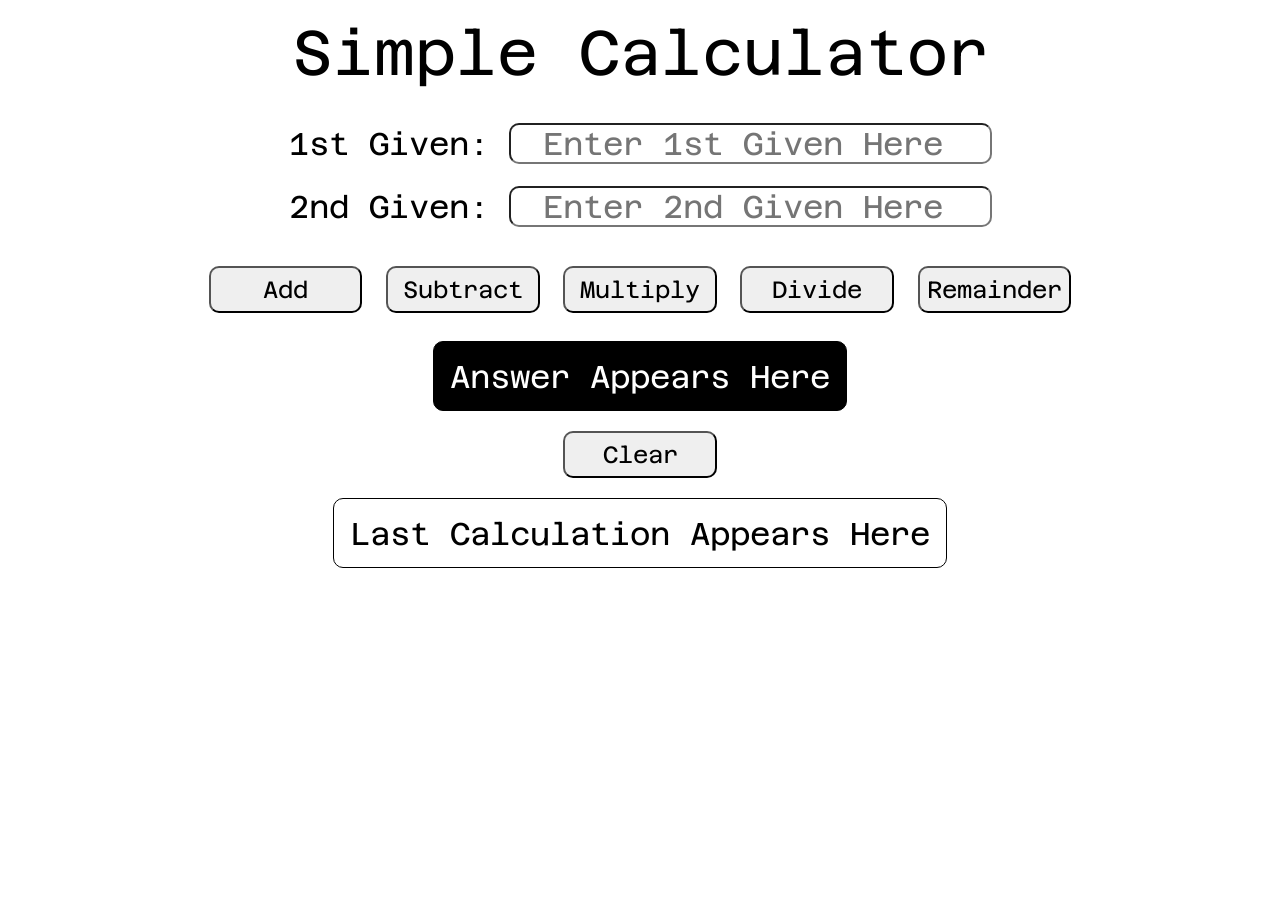
<file: simpleCalculatorWebApp/index.html>
<!DOCTYPE html>
<html lang="en" >
<head>
  <meta charset="UTF-8">
  <title>Simple Calculator Web App</title>
  <link rel="stylesheet" href="./style.css">
  <link rel="icon" href="img/logo1.png" type = "image/x-icon">


</head>
<body>

<body>
  <header>Simple Calculator</header>
  
  <div id="given-container">
    <label for="given1">1st Given:</label>
    <input type="number" id="given1" name="given1" placeholder="Enter 1st Given Here">
    <br>
    <label for="given2">2nd Given:</label>
    <input type="number" id="given2" name="given2" placeholder="Enter 2nd Given Here">
  </div>
  
  <div id="operations-container">
    <button id="add-btn" class="operations-btns">Add</button>
    <button id="subtract-btn" class="operations-btns">Subtract</button>
    <button id="multiply-btn" class="operations-btns">Multiply</button>
    <button id="divide-btn" class="operations-btns">Divide</button>
    <button id="remainder-btn" class="operations-btns">Remainder</button>
  </div>
  <div id="answer-container">
    <p id="answer">Answer Appears Here</p>
  </div>
  <button id="clear-btn">Clear</button>
   <div id="last-container">
    <p id="last">Last Calculation Appears Here</p>
  </div>
 
</body>

  <script  src="./script.js"></script>

</body>
</html>
</file>
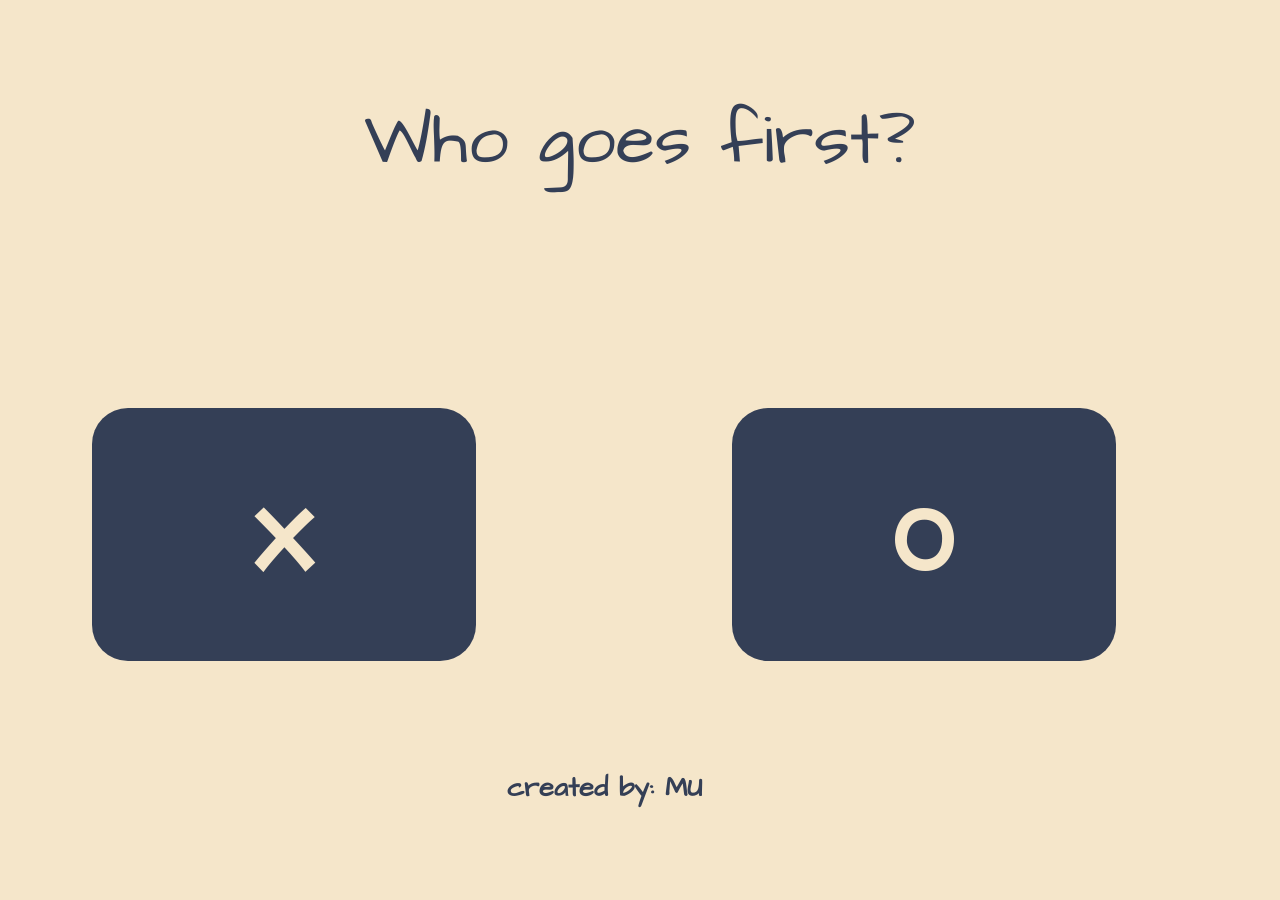
<file: ticTacToe/index.html>
<!DOCTYPE html>
<html lang="en">
<head>
   <meta charset="UTF-8">
   <meta http-equiv="X-UA-Compatible" content="IE=edge">
   <meta name="viewport" content="width=device-width, initial-scale=1.0">

   <link rel="stylesheet" href="styles.css">
   <link rel="icon" href="../img/logo1.png" type = "image/x-icon">

   <title>MU's Tic-Tac-Toe</title>
</head>
<body>

   <div class="welcomeContainer">
      <p class="welcomeMessage">Who goes first?</p>
      <button class="welcomeButtton bouncyEffect" id="xPlayerChose">X</button>
      <button class="welcomeButtton bouncyEffect bouncyEffectDelay" id="oPlayerChose">O</button>

      <p class="footerCC">created by: MU</p>
   </div>


   <div class="gameContainer welcomeHide">

      <h1 class="titleCard">Classic Tic-Tac-Toe</h1>

      <div class="recordsContainer">
         <span class="recordsTally">X--<span id="xCounter">0</span> O--<span id="oCounter">0</span> T--<span id="tieCounter">0</span></span>

         <p class="recordButtonsContainer">
            <button class="recordButtons" id="resetGameButton">reset game</button>
            <button class="recordButtons buttonHide" id="nextGameButton">next game</button>
         </p>
      </div>

      <div class="boardContainer">
         <div class="board">
            <div class="tile"><button class="piece dancingEffect" id="r0c0"></button></div>
            <div class="tile"><button class="piece dancingEffect" id="r0c1"></button></div>
            <div class="tile"><button class="piece dancingEffect" id="r0c2"></button></div>
            <div class="tile"><button class="piece dancingEffect" id="r1c0"></button></div>
            <div class="tile"><button class="piece dancingEffect" id="r1c1"></button></div>
            <div class="tile"><button class="piece dancingEffect" id="r1c2"></button></div>
            <div class="tile"><button class="piece dancingEffect" id="r2c0"></button></div>
            <div class="tile"><button class="piece dancingEffect" id="r2c1"></button></div>
            <div class="tile"><button class="piece dancingEffect" id="r2c2"></button></div>
         </div>
      </div>
     

      <div class="playerBanner breathingEffect">
         <p class="currentPlayerContainer">It's Player <span id="currentPlayer"></span>'s turn!</p>
         <p class="winningPlayerContainer warningHide">Player <span id="winningPlayer"></span> wins!</p>
         <p class="tieGameContainer warningHide">It's a tie!</p>
      </div>

      <div class="warningHide shakingEffect" id="warningBanner">
         <p>The tile is taken!</p>
      </div>
      
      <div class="historyButtonsContainer">
         <p class="historyBanner buttonHide">See History of Moves:</p>
         <button class="historyButtons buttonHide" id="previousButton">←previous</button>
         <button class="historyButtons buttonHide" id="nextButton">next→</button>
         <button class="historyButtons buttonHide" id="currentButton">last</button>
      </div>

   </div>

</body>

<script src="script-welcome.js"></script>
<script src="script-game.js"></script>
<script src="script-effects.js"></script>

</html>
</file>
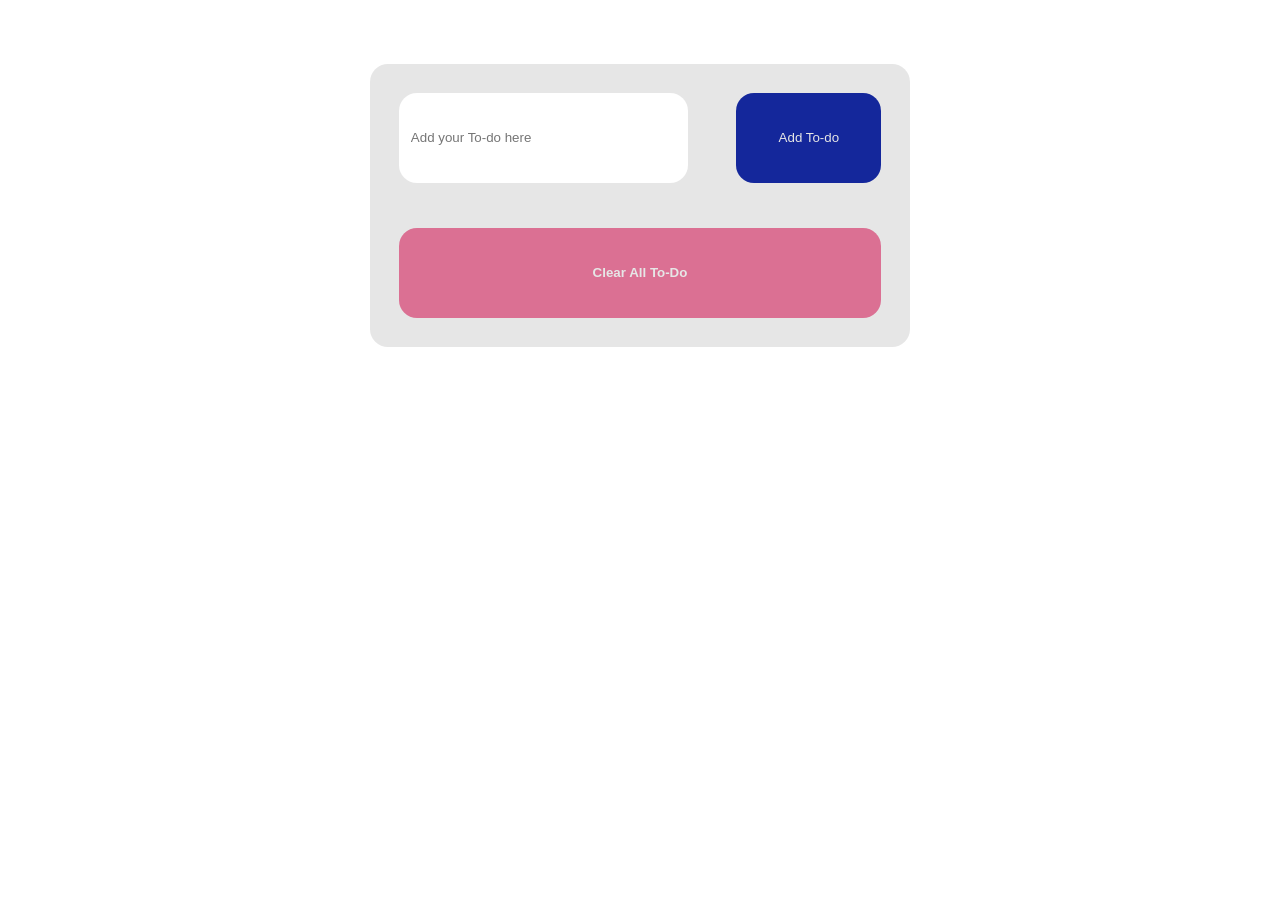
<file: toDoList/index.html>
<!DOCTYPE html>
<html lang="en">
<head>
    <meta charset="UTF-8">
    <meta name="viewport" content="width=device-width, initial-scale=1.0">

    <link rel="stylesheet" href="styles.css">

    <title>Simple Todo App</title>
</head>

<body>
    
    <div id="todo-main-container">
        
        <div id="todo-input-container">
            <input id="todo-input" type="text" placeholder="Add your To-do here" value="">
            <button id="todo-input-button">Add To-do</button>
        </div>
        
        <div id="todo-list-container"></div>

        <button id="todo-clear-button">Clear all To-do</button>

    </div>

    <script src="script-todo.js"></script>
    
</body>
</html>
</file>
<file: style.css>
@import url('https://fonts.googleapis.com/css2?family=Lexend:wght@300&display=swap');
@import url('https://fonts.googleapis.com/css2?family=Inconsolata&display=swap');

*{
   margin: 0;
   padding: 0;
   box-sizing: border-box;
   font-family: 'Lexend', sans-serif;
   /* font-family: 'Inconsolata', monospace; */
   font-size: 2.5vmin;
   caret-color: rgba(0,0,0,0);
}

@media only screen and (max-aspect-ratio: 4/3) {
   *{
      font-size: 3.5vmin;
   }
 }

:root{
   --main-color: maroon;
   --accent-color: goldenrod;
   --dark-color: black;
   --light-color: #FAF9F6;

   --font-largest: 6rem;
   --font-larger: 4rem;
   --font-large: 2rem;
   --font-medium: 1.5rem;

   --content-shadow: 0 4px 8px 0 rgba(0, 0, 0, 0.2), 0 6px 20px 0 rgba(0, 0, 0, 0.19);
   --text-shadow: 0px 4px 3px rgba(0,0,0,0.4), 0px 8px 13px rgba(0,0,0,0.1),0px 18px 23px rgba(0,0,0,0.1);
   --hover-shadow-numbers: 0 0 0.0625rem 0.125rem;
   --active-shadow-numbers: 0 0 0.0625rem 0.25rem;   
}

body{
   background-color: var(--light-color);
   color: var(--main-color);
   display: flex;
   flex-direction: column;
   overflow: hidden;
}

a {
   color: var(--main-color);
   text-decoration: none;
}

/* h2{
   text-shadow: var(--text-shadow);
} */


/* Navbar related styling STARTS here */

nav{
   display: flex;
   justify-content: space-between;
   background-color: white;
   height: 10vh;
   padding: 0 1vw;
   box-shadow: var(--content-shadow);
}

   /* Navbar Logo here */

   #navbar-logo{
      width: 10vh;
      padding: 2vh;
      filter: drop-shadow(0px 2px 4px black);
      transition: padding 0.125s;
   }

      #navbar-logo:hover{
         padding: 1.5vh;
         animation: rotating 1s infinite;
      }
               @keyframes rotating {
                  100% {transform: rotate(360deg);}
               }

      #navbar-logo:active{
         padding: 1vh;
      }      

   /* Navbar Links here */

   nav ul{
      display: flex;
      justify-content: flex-end;
      align-items: center;
      list-style-type:none;
      caret-color: rgba(0,0,0,0);
   }

      nav ul li{
         /* border: 1px solid black; */
         border-radius: 2vw;
         padding: 0.5vw 1vw;
         margin: 0 1vw;
         transition: background-color 0.125s;
         transition: box-shadow 0.125s;
      }

         nav ul li a{
            /* font-size: var(--font-medium); */
            /* color: var(--main-color);
            text-decoration: none; */
            transition: font-weight 0.125s;
         }

               nav ul li:hover{
                  /* border: 1px solid var(--accent-color); */
                  background-color: var(--accent-color);
                  box-shadow: var(--content-shadow);
               }

               nav ul li:active{
                  
                  box-shadow: var(--active-shadow-numbers) var(--accent-color);
               }

               nav ul li a:active {
                  font-weight: bolder;
               }

/* Navbar related styling ENDS here */



/* Main related styling STARTS here */

main{
   height: 90vh;
   overflow-y: scroll;
   scroll-behavior: smooth;
}

.section-container{
   /* border: 1px solid black;  */
   min-height: 90vh;
   max-height: max-content;
   display: flex;
   flex-wrap: wrap;
   box-shadow: var(--content-shadow);
   caret-color: rgba(0,0,0,0);
}

   /* About Me section here */

   #about-me-container {
      /* background-color: salmon; */
      justify-content: center;
      align-items: center;
      padding: 2.5vh 1vw;
      gap: 5vmin;
   }

      #about-me-container > div {
         /* border: 3px solid black; */
         height: max-content;
      }

      #portrait{
         height: 60vh;
         border-radius: 2vw;
         /* box-shadow: var(--content-shadow); */
         filter: drop-shadow(0px 4px 8px black);
         transition: height 1s;
      }

         #portrait:hover {
            height: 80vh;
         }

         #portrait:active {
            animation: swinging 6s infinite;
            animation-direction: alternate;
         }
                  @keyframes swinging {
                     25% {transform: rotate(90deg);}
                     75% {transform: rotate(-90deg);}
                  }


         #hi-text{
            font-size: var(--font-largest);
            text-align: left;
            font-weight: 900;
            text-shadow: var(--text-shadow);
         }

         #im-text{
            font-size: var(--font-large);
            text-align: left;
            /* text-shadow: var(--text-shadow); */
            margin: 1vh 0;
         }

         #loading-bar{
            margin: 3vh 0 0 0;
            border-radius: 2vw;
            width: 3vw;
            height: 5vh;
            background-color: var(--accent-color);
            animation-name: loading-effect;
            animation-duration: 3s;
            animation-direction: alternate;
            animation-iteration-count: infinite;
            box-shadow: var(--content-shadow);
         }

         @keyframes loading-effect {
            0% {width: 3vw}
            50%{background-color: var(--accent-color);}
            100% {width: 80vmin; background-color: var(--main-color);}
         }

   /* Learning Projects here */

   #learning-projects-container {
      background-color: white;
      /* padding: 2vmin; */
      display: flex;
   }

      #learning-projects-title {
         font-size: var(--font-large);
         /* background-color: gray; */
         width: 98vw;
         text-align: center;
      }

      #individual-projects-container {
         /* background-color: pink; */
         display: flex;
         flex-wrap: wrap;
         justify-content: center;
      }

         .individual-project-box {
            background-color: var(--light-color);
            box-shadow: var(--content-shadow);
            margin: 5vh 2vw;
            /* padding: 1vmin; */
            width: 55vmin;
            min-height: 30vmin;
            border-radius: 2vmin;
            display: flex;
            /* transition: box-shadow 0.5s; */
            transition: transform 0.5s;
         }

                     .individual-project-box:hover {
                        /* box-shadow: var(--hover-shadow-numbers) var(--accent-color); */
                        transform: translateY(-15px);
                     }

            .individual-project-img{
               flex: 1 3 100px;
               background-color: var(--accent-color);
               /* width: 50%; */
               border-radius: 2vmin 0 0 2vmin;
               padding: 1vmin;
            }

            .individual-project-text{
               flex: 3 1 200px;
               margin: 2vmin;
            }
               .project-title{
                  font-weight: 900;
                  margin-bottom: 1vmin;
                  text-decoration: underline;
               }

               .project-description{
                  line-height: 4vmin;
                  /* font-weight: bold; */
                  color: var(--dark-color);
                  transition: font-weight 2s;
                  transition: text-align 2s;
               }

                     .project-description:hover {
                        line-height: 4vmin;
                        font-weight: bold;
                        color: var(--dark-color);
                        text-align: justify;
                        /* font-size: var(--font-medium); */
                     }

   /* Contact Information here */

   #contact-information-container{
      display: flex;
      flex-direction: column;
      padding: 1vmin;
   }

      #moving-block-container{
         background-color: none;
      }
         #moving-block{
            width: 3vmin;
            height: 3vmin;
            position: relative;
            animation-name: example;
            animation-duration: 10s;
            animation-iteration-count: infinite;

          }
          
          @keyframes example {
            0%   {left:0; top:0px;}
            25%  {left:95vw; top:0px;}
            50%  {left:95vw; top:85vh;}
            75%  {left:0px; top:85vh;}
            100% {left:0px; top:0px;}
          }

      #contact-information-title{
         margin: 3vmin;
         font-size: var(--font-large);
         text-align: center;
      }

      #contact-cards-container{
         /* background-color: salmon; */
         display: flex;
         flex-direction: column;
         flex-wrap: wrap;
         align-items: center;
         margin-top: 5vh;
      }

      .contact-card {
         font-size: var(--font-medium);
         margin: 5vmin;
         color: white;
         padding: 5vmin;
         min-width: max-content;
         width: 25vmin;
         text-align: center;
         border-radius: 2vmin;
         box-shadow: var(--content-shadow);
         transition: width 0.5s, font-size 0.5s, font-weight 0.5s;
         /* transition: height 1s; */
      }

               .contact-card:hover {
                  width: 80vw;
                  font-weight: bold;
                  font-size: var(--font-larger);
               }

         #linkedin-div{
            background-color: #0072b1;
         }

         #github-div{
            background-color: #333;
         }

      #footerish{
         margin-top: 5vh;
         text-align: center;
         padding: 0 20vw;
      }

/* Main related styling ENDS here */

/* width */
::-webkit-scrollbar {
   width: 0.5vw;
 }
 
 /* Track */
 ::-webkit-scrollbar-track {
   background: white; 
 }
  
 /* Handle */
 ::-webkit-scrollbar-thumb {
   background: var(--light-color); 
 }
 
 /* Handle on hover */
 ::-webkit-scrollbar-thumb:hover {
   background: var(--accent-color); 
 }

 .not-done {
    background-color: salmon;
 }
</file>
<file: chessFlex/style.css>
*{
   margin: 0;
   padding: 0;
   box-sizing: border-box;
   caret-color: rgba(0,0,0,0);
}

body{
   max-height: 100vh;
}

#main-container{
   /* background-color: lightcoral; */
   /* border: 3px solid black; */
   margin: 2vh 9vw;
   padding: 0.5vh 1vw;
   display: flex;
   flex-direction: column;
   align-items: center;
}

#title-container{
   /* background-color: slateblue; */
   text-align: center;
   margin-bottom: 3vh;
   font-size: 2vmin;
}

                     #chessboard{
                        /* border: 2px solid black; */
                        /* background-color: salmon; */
                        display: flex;
                        flex-wrap: wrap;
                        width: 80vmin;
                        height: 80vmin;
                        justify-content: center;
                        box-shadow: 0 4px 8px 0 rgba(0, 0, 0, 0.2), 0 6px 20px 0 rgba(0, 0, 0, 0.19);
                     }

                     .board-tile{
                        width: 12.5%;
                        height: 12.5%;
                        font-size: 8vmin;
                        text-align: center;
                        text-shadow: 0px 4px 3px rgba(0,0,0,0.4), 0px 8px 13px rgba(0,0,0,0.1),0px 18px 23px rgba(0,0,0,0.1);
                        box-shadow: 0 4px 8px 0 rgba(0, 0, 0, 0.2), 0 6px 20px 0 rgba(0, 0, 0, 0.19);
                     }

   .light-tile{
      background-color: oldlace;
   }

   .dark-tile{
      background-color: forestgreen;
   }


   #moving-piece {
      position: relative;
      /* background-color: red; */
      /* transition: position 2s; */
      animation-name: opening-move;
      animation-duration: 5s;
      animation-iteration-count: infinite;
   }

   @keyframes opening-move {
      0% {top: 0%;}
      10%{top: 100%;}
      20% {top: 200%;}
      30% {top: 200%;}
      40% {top: 200%; right: 0%;}
      50% {top: 300%; right: 100%; z-index: 1; transform: rotate(0deg);}
      62.5% {top: 300%; right: 100%; z-index: 1; transform: rotate(90deg);}
      87.5% {top: 300%; right: 100%; z-index: 1; transform: rotate(-90deg);}
      100% {top: 300%; right: 100%; z-index: 1;transform: rotate(0deg);}
   }

   #eaten-piece {
      position: relative;
      /* background-color: red; */
      /* transition: position 2s; */
      animation-name: second-move;
      animation-duration: 5s;
      animation-iteration-count: infinite;
   }

   @keyframes second-move {
      0% {top: 0%; z-index: 0;}
      10% {top: 0%; z-index: 0;}
      20% {top: 0%; z-index: 0;}
      30%{top: -100%; z-index: 0;}
      40%{top: -200%; z-index: 0;}
      50%{top: -200%; z-index: -1;}
      100% {top: -200%; z-index: -1;}
   }
</file>
<file: chessGrid/style.css>
*{
   margin: 0;
   padding: 0;
   box-sizing: border-box;
}

body{
   padding: 2.5vh 5vw;
   height: 95vh;
   /* background-color: blue; */
}

#title-container {
   /* background-color: yellow; */
   justify-content: center;
   font-size: 5vh;
   text-align: center;
   text-shadow: 0px 4px 3px rgba(0,0,0,0.4), 0px 8px 13px rgba(0,0,0,0.1),0px 18px 23px rgba(0,0,0,0.1);;
}

#chessboard {
   display: grid;
   grid-template-columns: auto auto auto auto auto auto auto auto;
   grid-gap: 0;
   justify-content: center;
   /* background-color: orange; */
   height: 90vmin;
 }
 
 .tile {
   width: 11.25vmin;
   height: 11.25vmin;
   padding: 1.625vmin;
   text-align: center;
   box-shadow: 0 4px 8px 0 rgba(0, 0, 0, 0.2), 0 6px 20px 0 rgba(0, 0, 0, 0.19);
   -webkit-user-select: none;
   -moz-user-select: none;
   -ms-user-select: none;
   -khtml-user-select: none;
   user-select: none;
   cursor: default;
 }

         .dark{
            background-color: coral;
         }

         .light{
            background-color: snow;
         }

 .piece{
   font-size: 5vmin;
   text-shadow: 0px 4px 3px rgba(0,0,0,0.4), 0px 8px 13px rgba(0,0,0,0.1),0px 18px 23px rgba(0,0,0,0.1);
   z-index: 10;
   position: relative;
   -webkit-user-select: none;
   -moz-user-select: none;
   -ms-user-select: none;
   -khtml-user-select: none;
   user-select: none;
   cursor: default;
   animation-name: dancing;
   animation-duration: 0.5s;
   animation-iteration-count: infinite;
   animation-direction: alternate;
   transition: font-size 0.125s;
 }

   @keyframes dancing {
      0% {transform: rotate(10deg);}
      100% {transform: rotate(-10deg);}
   }

   .piece:hover {
      animation: none;
      font-size: 7vmin;
   }
</file>
<file: chessGridMovable/style.css>
*{
   margin: 0;
   padding: 0;
   box-sizing: border-box;
}

body{
   padding: 2.5vh 5vw;
   height: 95vh;
   /* background-color: blue; */
}

#title-container {
   /* background-color: yellow; */
   justify-content: center;
   font-size: 5vh;
   text-align: center;
   text-shadow: 0px 4px 3px rgba(0,0,0,0.4), 0px 8px 13px rgba(0,0,0,0.1),0px 18px 23px rgba(0,0,0,0.1);;
}

#chessboard {
   display: grid;
   grid-template-columns: auto auto auto auto auto auto auto auto;
   grid-gap: 0;
   justify-content: center;
   /* background-color: orange; */
   height: 90vmin;
 }
 
 .tile {
   width: 11.25vmin;
   height: 11.25vmin;
   padding: 1.625vmin;
   text-align: center;
   box-shadow: 0 4px 8px 0 rgba(0, 0, 0, 0.2), 0 6px 20px 0 rgba(0, 0, 0, 0.19);
   -webkit-user-select: none;
   -moz-user-select: none;
   -ms-user-select: none;
   -khtml-user-select: none;
   user-select: none;
   cursor: default;
 }

         .dark{
            background-color: coral;
         }

         .light{
            background-color: snow;
         }

 .piece{
   font-size: 6vmin;
   text-shadow: 0px 4px 3px rgba(0,0,0,0.4), 0px 8px 13px rgba(0,0,0,0.1),0px 18px 23px rgba(0,0,0,0.1);
   z-index: 10;
   position: relative;
   -webkit-user-select: none;
   -moz-user-select: none;
   -ms-user-select: none;
   -khtml-user-select: none;
   user-select: none;
   cursor: default;
 }

 .piece.dragging {
   user-select: none;
 }

 .draggable {
   position: relative;
   -webkit-user-select: none;
   -moz-user-select: none;
   -ms-user-select: none;
   -khtml-user-select: none;
   user-select: none;
   cursor: default;
   width: 6vmin;
   height: 6vmin;
   background-color: red;
 }

 .dragger {
   height: 6vmin;
   background:none;
 }

 .draggable.dragging {
   user-select: none;
 }
</file>
<file: curriculumVitae/style.css>
*{
   margin: 0;
   padding: 0;
   box-sizing: border-box;
   font-size: 2.25vmin;
 }

body {
   background-color: #FAF9F6;
   overflow: hidden; 
   
}

#body-container {
   display: grid;
   grid-template-columns: 1fr 4fr;
   grid-template-areas: "side-bar sections-container";
   padding: 1rem;
   height: 100vh;
   overflow: hidden;
    
}

/*sidebar*/

#side-bar{
   width: 20rem;
   display: flex;
   flex-direction: column;
   
}

   #portrait {
      width: 15rem;
      border-radius: 50%;
      box-shadow: 0 0 0.125rem black;
      transition: width 0.5s;
   }

   #portrait:hover {
      width: 18rem;
   }

   #main-title-container {
      margin: 1rem 0;
   }

      #main-title {
         font-size: 1.75rem;
         font-weight: bold;
         color: maroon;
         text-shadow: 0 0 0.0625rem black;
         transition: color 0.25s;
      }

   #links-container {
      
      display: flex;
      flex-direction: column;
   }

      .nav-link {
         background-color: maroon;
         padding: 1rem 0.5rem;
         margin-bottom: 0.5rem;
         text-decoration: none;
         color: white;
         font-size: 1.25rem;
         box-shadow: 0 0 0.125rem black;
         transition: border 0.25s;
      }

         .nav-link:hover {
            color: goldenrod;
            border: 0.5rem solid maroon;
            text-shadow: 0 0 0.125rem black;
         }

         .nav-link:active {
            color: goldenrod;
            border: none;
         }





/*main-content*/

#sections-container {
   padding: 1rem;
   overflow-y: scroll;
}

         /* Hide scrollbar for Chrome, Safari and Opera 
         #sections-container::-webkit-scrollbar {
            display: none;
         }*/

         /* Hide scrollbar for IE, Edge and Firefox
         #sections-container {
         -ms-overflow-style: none;  
         scrollbar-width: none;  
         }*/

   #summary{
      color:black;
      padding: 1.5rem;
      background-color: white;
      box-shadow: 0 0 0.125rem black;
      transition: box-shadow 0.5s;
      transition: background-color 0.5s;
      margin-bottom: 1rem;
   }

      #summary:hover {
         background-color: #F5F5F5;
         box-shadow: 0 0 0.5rem black;
      }

      #summary p{
         transition: font-size 0.5s;
         font-size: 1.5rem;
      }

      #summary p:hover {
         font-size: 1.5rem;
      }

   .section-header{
      
      text-align: center;
      padding: 1rem;
      font-size: 1.5rem;
      color: maroon;
      /*box-shadow: 0 0 0.125rem black;*/
   }

   .section-container{
      display: flex;
      flex-wrap: wrap;
      justify-content: space-between;
      margin: 1rem 0;
   }

      .section-contents{
         width: 32%;
         background-color: white;
         box-shadow: 0 0 0.125rem black;
         transition: box-shadow 0.25s;
         transition: font-weight 0.5s;
      }
            .section-contents:hover {
               background-color: #F5F5F5;
               box-shadow: 0 0 0.5rem black;
               font-weight: bold;
            }
            .experience-contents {
               width: 23%;
            }

         .content-title{
            background-color: maroon;
            color: white;
            padding: 1rem;
            min-height: 5rem;
            text-align: center;
         }

                  #trg-title{
                     background-color: darkgoldenrod;
                  }

                  #mc-title{
                     background-color: navy;
                  }

                  #pmil-title{
                     background-color: darkmagenta;
                  }

                  #jh-title{
                     background-color: darkgreen;
                  }

         .content-proper{
            padding: 1rem;
            text-align: center;
         }

                  .experience-position {
                     font-weight: bold;
                     min-height: 2rem;
                  }
                  .experience-date {
                     text-decoration: underline;
                     margin: 0.5rem 0;
                  }
                  /*.experience-description {}*/


/* width */
::-webkit-scrollbar {
   width: 10px;
 }
 
 /* Track */
 ::-webkit-scrollbar-track {
   background: #f1f1f1; 
 }
  
 /* Handle */
 ::-webkit-scrollbar-thumb {
   background: maroon; 
 }
 
 /* Handle on hover */
 ::-webkit-scrollbar-thumb:hover {
   background: maroon; 
 }
</file>
<file: formPage/style.css>
html{
font-size: 1vw;
box-sizing: border-box;
margin: 0;
padding: 0;
}

@import url('https://fonts.googleapis.com/css2?family=Inconsolata:wght@300&display=swap');


body {
   font-family: 'Inconsolata', monospace;
   background-color: white;
   font-size: 1rem;
   line-height: 1.25;
   color: black;
   background-image: url("https://images.news18.com/ibnlive/uploads/2020/04/1586930283_learning-to-code.jpg");
   background-size: cover;
   background-blend-mode: darken;
}

#main{
margin: 0rem 5rem;
display: flex;
flex-wrap: wrap;
justify-content: space-between;
height: 95vh;
width: 90vw;
align-items: center;

flex-direction: row;
transition: flex-direction 2s;
}

#title-container {
flex-basis: 25%;
background-color: #FAF9F6;
border-radius: 1rem;
padding: 1rem;
box-shadow: 0 0 0.5rem 0.125rem black;
}



   #title{
   text-align: center;
   font-weight: bolder;
   }

   #description{
   text-align: center;
   font-size: 2rem;
   }

#survey-form{
flex-basis: 50%;
padding: 1rem;
border-radius: 1rem;
background-color: #FAF9F6;
box-shadow: 0 0 0.5rem 0.125rem black;
height: 90vh;
display: flex;
flex-direction: column;
justify-content: space-between;
}

@media (max-aspect-ratio: 4/3) {
   html{
      font-size: 1.5vw;
   }
   #main{
      margin: 1rem 1rem;
      padding: 0.5rem;
      flex-direction: column;
      justify-content: space-evenly;
   }
   #title-container {
      flex-basis: 15%;
      width: max-content;
      margin: 0;
      max-width: 95%;
      }
   #survey-form{
      flex-basis: 75%;
      max-width: 95%;
      }   
}

#title-container:hover,#survey-form:hover {
   background-color: white;
   box-shadow: 0 0 3rem 0.25rem black;
}

   label {
      font-size: 1.5rem;
      margin: 0 0.5rem;
      transition:text-shadow 1s;
   }

   label:hover {
      text-shadow: 0 0 0.5rem black;
   }

   #name-container{
      display: flex;
      align-items: center;
   }
      #name {
         flex-grow: 1;
      }

   #age-email-container {
      display: flex;
      align-items: center;
   }

      #number {
         flex-grow: 3;
      }
      #email {
         flex-grow: 7;
      }

   #dropdown-container {
      display: flex;
      align-items: center;
   }

      #dropdown {
         flex-grow: 1;
      }

   #radio-checkbox-container {
      display: flex;
      padding: 1rem;
   }

      #radio-container, #checkbox-container {
         flex: 1;
         padding: 0 1rem;
      }

      #radio-container label, #checkbox-container label {
         font-size: 1.25rem;
         margin: 0;
      }

   #textarea-container{
      display: flex;
      flex-direction: column;
   }

      #feedback{
         height: 3rem;
      }
   



   input[type=text], input[type=email], input[type=number], input[list=dropdown], select, textarea {
   padding: 1rem 1rem;
   margin: 0.5rem;
   border: 1px solid black;
   border-radius: 1rem;
   }

   #submit {
      background-color: black;
      border-radius: 1rem;
      color: white;
      height: 3rem;
      margin: 0 0.5rem;
      font-size: 2rem;
      border: 1px solid black;
      box-shadow: 0 0 0.5rem 0.0625rem gray;
   }

   #submit:hover {
   background-color: white;
   color: black;
   border: 1px solid black;
   }

   #submit:active{
   background-color: white;
   color: black;
   border: 1px solid black;
   font-weight: bolder;
   }
</file>
<file: formPageSASS/style.css>
* {
  margin: 0;
  padding: 0;
  -webkit-box-sizing: border-box;
          box-sizing: border-box;
}

@use url('https://fonts.googleapis.com/css2?family=Inconsolata&display=swap');
body {
  background-color: whitesmoke;
}

#main {
  margin: 5% 25%;
  background-color: none;
  font-family: 'Inconsolata', monospace;
}

#title-container {
  background-color: #FEC260;
  -webkit-box-shadow: 0 4px 8px 0 rgba(0, 0, 0, 0.2), 0 6px 20px 0 rgba(0, 0, 0, 0.19);
          box-shadow: 0 4px 8px 0 rgba(0, 0, 0, 0.2), 0 6px 20px 0 rgba(0, 0, 0, 0.19);
  text-align: center;
  padding: 2%;
  margin-bottom: 2%;
}

#title-container #title {
  color: #2A0944;
  font-size: 5vmin;
}

#title-container #description {
  color: #A12568;
  font-size: 3vmin;
}

#survey-form {
  height: -webkit-max-content;
  height: -moz-max-content;
  height: max-content;
  padding: 1%;
  background-color: #FEC260;
  -webkit-box-shadow: 0 4px 8px 0 rgba(0, 0, 0, 0.2), 0 6px 20px 0 rgba(0, 0, 0, 0.19);
          box-shadow: 0 4px 8px 0 rgba(0, 0, 0, 0.2), 0 6px 20px 0 rgba(0, 0, 0, 0.19);
  display: -webkit-box;
  display: -ms-flexbox;
  display: flex;
  -ms-flex-wrap: wrap;
      flex-wrap: wrap;
  -webkit-box-orient: vertical;
  -webkit-box-direction: normal;
      -ms-flex-direction: column;
          flex-direction: column;
}

#survey-form > * {
  border: 1px solid red;
  border: none;
  margin: 0.5vmin;
}

#survey-form > div {
  display: -webkit-box;
  display: -ms-flexbox;
  display: flex;
  -ms-flex-wrap: wrap;
      flex-wrap: wrap;
  -webkit-box-align: center;
      -ms-flex-align: center;
          align-items: center;
}

#survey-form > div > * {
  margin: 0.25vmin;
}

#survey-form input[type=radio], #survey-form input[type=checkbox] {
  -webkit-box-shadow: none;
          box-shadow: none;
}

#survey-form input, #survey-form select {
  -webkit-box-flex: 1;
      -ms-flex-positive: 1;
          flex-grow: 1;
  border: none;
  -webkit-box-shadow: 0 4px 8px 0 rgba(0, 0, 0, 0.2), 0 6px 20px 0 rgba(0, 0, 0, 0.19);
          box-shadow: 0 4px 8px 0 rgba(0, 0, 0, 0.2), 0 6px 20px 0 rgba(0, 0, 0, 0.19);
}

#survey-form label {
  font-weight: bold;
  color: #2A0944;
}

#age-email-container > div {
  border: 1px solid blue;
  border: none;
  -webkit-box-flex: 1;
      -ms-flex-positive: 1;
          flex-grow: 1;
  display: -webkit-box;
  display: -ms-flexbox;
  display: flex;
  -ms-flex-wrap: wrap;
      flex-wrap: wrap;
}

#age-email-container input {
  -ms-flex-preferred-size: 1;
      flex-basis: 1;
}

#age-email-container label {
  margin-right: 5%;
}

#radio-checkbox-container {
  display: -webkit-box;
  display: -ms-flexbox;
  display: flex;
  -ms-flex-wrap: wrap;
      flex-wrap: wrap;
  -ms-flex-item-align: center;
      align-self: center;
  -webkit-box-align: start;
      -ms-flex-align: start;
          align-items: start;
  border: 1px solid red;
}

#textarea-container {
  width: 100%;
  display: -webkit-box;
  display: -ms-flexbox;
  display: flex;
  -ms-flex-wrap: wrap;
      flex-wrap: wrap;
}

#textarea-container > * {
  margin: 1%;
}

#textarea-container textarea {
  width: 100%;
  -webkit-box-shadow: 0 4px 8px 0 rgba(0, 0, 0, 0.2), 0 6px 20px 0 rgba(0, 0, 0, 0.19);
          box-shadow: 0 4px 8px 0 rgba(0, 0, 0, 0.2), 0 6px 20px 0 rgba(0, 0, 0, 0.19);
  border: none;
  padding: 1%;
}

#submit-container {
  -ms-flex-item-align: center;
      -ms-grid-row-align: center;
      align-self: center;
}

#submit {
  padding: 10%;
  background-color: #A12568;
  color: #FEC260;
  font-size: 3vmin;
  font-family: 'Inconsolata', monospace;
}

#submit:hover {
  background-color: #2A0944;
}

#submit:active {
  background-color: #FEC260;
  color: #A12568;
  font-weight: bold;
}
/*# sourceMappingURL=style.css.map */
</file>
<file: momentumApp/styles-todolist.css>
#todo-main-container{
   width: 80vmin;
   height: auto;
   max-height: 80vmin;
   /* background: var(--main-light-color); */
   border-radius: var(--border-radius);
   display: flex;
   flex-flow: column wrap;
   padding: 2.5%;
   background-color: var(--frosted-light-color);  
   backdrop-filter: var(--blur-amount);
   box-shadow: var(--content-shadow);
}

#todo-main-container > *:not(:last-child) {
   margin-bottom: 2.5vmin;
}


#todo-input-container{
   display: flex;
   justify-content: space-between;
   width: 100%;
   height: 10vmin;
   caret-color: var(--accent-dark-color);
}

      #todo-input{
         width: 65%;
         border-radius: var(--border-radius);
         border: none;
         padding: 2.5%;
         background: var(--accent-light-color);
         color: var(--main-dark-color);

         font-size: var(--small-font);
      }

      #todo-input-button{
         width: 30%;
         background-color: var(--frosted-darker-color);
         color: var(--main-light-color);
         border: none;
         border-radius: var(--border-radius);
         caret-color: rgba(0, 0, 0, 0);
         font-size: var(--small-font);
         transition: var(--fast-transition);
      }

      #todo-input-button:hover{
         background-color: var(--accent-dark-color);
      }

      #todo-input-button:active{
         color: var(--main-dark-color);
         background-color: var(--main-light-color);
      }

#todo-list-container{
   /* border: 1px solid red; */
   
   width: 100%;
   
   display: flex;
   flex-flow: column nowrap;
   align-items: center;
   max-height: 40vmin;
   overflow-y: scroll;

}

      .todo-item-container{
         display: flex;
         justify-content: space-between;
         align-items: center;
         background-color: var(--accent-light-color);
         padding: 2.5%;
         border: none;
         border-radius: var(--border-radius);
         width: 90%;
         height: minmax(10vmin, auto);
         margin: 2.5%;
         /* font-weight: bold; */
         flex-wrap: nowrap;
         
      }

            .todo-item-container p {
               white-space: wrap;
               overflow: hidden;
               text-overflow: ellipsis;
               text-align: center;
            }

            .todo-item{
               color: var(--main-dark-color);
               text-transform: capitalize;
               max-width: 35vmin;
            }

            .todo-item-delete-button{
               cursor: pointer;
               width: 6vmin;
               height: 6vmin;
               text-align: center;
               border-radius: var(--border-radius);
               background-color: var(--frosted-alert-color);
               color: var(--main-light-color);
               outline: none;
               border: none;
               align-items: center;
               transition: var(--fast-transition);
            }

                  .todo-item-delete-button:hover{
                     background: var(--accent-alert-color);
                  }

                  .todo-item-delete-button:active {
                     color: var(--accent-alert-color);
                     background-color: var(--accent-light-color);
                  }

            .todo-item-done-button{
               cursor: pointer;
               width: 6vmin;
               height: 6vmin;
               text-align: center;
               border-radius: var(--border-radius);
               background-color: var(--frosted-darker-color);
               color: var(--main-light-color);
               outline: none;
               border: none;
               align-items: center;

               transition: var(--fast-transition);
            }

                  .todo-item-done-button:hover {
                     background-color: var(--accent-dark-color);
                  }

                  .todo-item-done-button:active {
                     background-color: var(--accent-light-color);
                     color: var(--main-dark-color);
                  }

            .checked {
               text-decoration: line-through var(--main-dark-color);
            }


#todo-clear-button{
  
  background: var(--frosted-alert-color);
  color: var(--main-light-color);
  width: 100%;
  height: 10vmin;
  border: none;
  border-radius: var(--border-radius);
  text-transform: capitalize;
  cursor: pointer;
  outline-style: none;
  font-size: var(--small-font);

  transition: var(--fast-transition);
}

#todo-clear-button:hover{
   background: var(--accent-alert-color);
}

#todo-clear-button:active{
   color: var(--accent-alert-color);
   background: var(--main-light-color);
}

/* width */
::-webkit-scrollbar {
   width: 1vmin;
 }
 
 /* Track */
 ::-webkit-scrollbar-track {
   background: none; 
 }
  
 /* Handle */
 ::-webkit-scrollbar-thumb {
   background: var(--accent-dark-color); 
 }
 
 /* Handle on hover */
 ::-webkit-scrollbar-thumb:hover {
   background: var(--main-light-color); 
 }
</file>
<file: momentumApp/styles-final.css>
@import url('https://fonts.googleapis.com/css2?family=Ubuntu&display=swap');

:root{

   /* background */
   --background: url('https://static01.nyt.com/images/2020/03/25/smarter-living/00sl-coronaanxiety-print/00sl-coronaanxiety-videoSixteenByNineJumbo1600.jpg');

   /* colors */
   --main-dark-color: #000000;
   --main-light-color: #FFFFFF;
   --accent-dark-color: #1B1B1B;
   --accent-light-color: #F3F3F3;
   --accent-alert-color: #D3649F;
   --frosted-light-color: rgba(243,243,243, 0.15);
   --frosted-dark-color: rgba(27,27,27, 0.15);
   --frosted-darker-color: rgba(27,27,27, 0.5);
   --frosted-back-color: rgba(230,230,230,0.15);
   --frosted-alert-color: rgba(211, 100, 159, 0.5);

   /* effects */
   --blur-amount: blur(5px);
   --content-shadow: 0 4px 8px 0 rgba(0, 0, 0, 0.2), 0 6px 20px 0 rgba(0, 0, 0, 0.19);
   --drop-shadow: drop-shadow(0px 4px 8px black);
   --text-shadow: 2px 3px 5px rgba(0,0,0,0.5);

   /* dimensions */
   --border-radius: 1vmin;

   /* font-sizes */
   --name-input-font: 15vmin;
   --large-font: 8vmin;
   --medium-font: 5.5vmin;
   --small-font: 3vmin;

   /* transitions */
   --fast-transition: all 0.5s ease-in-out;
}

*{
   margin: 0;
   padding: 0;
   box-sizing: border-box;
   font-family: 'Josefin Sans', sans-serif;
   font-family: 'Montserrat', sans-serif;
   font-family: 'Ubuntu', sans-serif;
}

body{
   background: var(--background) no-repeat center fixed;
   background-color: rgba(0, 0, 0, 0.1);
   background-blend-mode: color;
   display: flex;
   justify-content: center;
   align-items: center;
   caret-color: rgba(0,0,0,0);
   overflow: hidden;
}


/* Name Input Page */

   #name-input-container {

      /* border: 1px solid red; */

      position: fixed;
      top: 33%;

      opacity: 1;
      transform: scale(1, 0);
      transform-origin: top;
      transition: all 1s ease-in-out;

      display: flex;
      flex-flow: column nowrap;
      align-items: center;
   }

         #name-input{
            width: 75vw;
            height: auto;
            margin-bottom: var(--medium-font);
            padding: 0;

            border: none;
            outline: none;
            background: none;
            border-bottom: 0.25vh solid var(--accent-light-color);
            caret-color: var(--accent-light-color);

            font-size: var(--name-input-font);
            color: var(--main-light-color);
            text-align: center;
            
            transition: var(--fast-transition);
         }

               #name-input:hover{
                  color: var(--main-dark-color);
                  border-color: var(--main-dark-color);
                  text-shadow: var(--text-shadow);
                  caret-color: var(--accent-dark-color);
               }

               #name-input::placeholder {
                  color: var(--accent-light-color);
                  text-shadow: var(--text-shadow);
                  opacity: 0.5;
               }

         #name-input-button{
            width: auto;
            height: auto;
            padding: 1.25%; 

            border:none;
            border-radius: var(--border-radius);
            background: var(--frosted-light-color);
            background-color: var(--frosted-back-color);  
            backdrop-filter: var(--blur-amount);
            box-shadow: var(--content-shadow);

            font-size: var(--medium-font);
            color: var(--accent-light-color);

            transition: var(--fast-transition);
         }

            #name-input-button:hover {
               background: var(--frosted-dark-color);
               color: var(--accent-light-color);
               /* text-shadow: var(--text-shadow); */
            }

            #name-input-button:active {
               background: var(--accent-dark-color);
            }
/* End of Name Input Page */



/* Actual Shown Page  */
   #page-container {

      /* border: 1px solid red; */

      position: fixed;
      top: 2.5vh;

      height: 95vh; 
      width: 98vw;

      opacity: 0;
      transform: scale(1, 0);
      transform-origin: top;
      transition: all 1s ease-in-out;
      
      display: grid;
      grid-template-columns: repeat(16, calc(100% / 16)) ;
      grid-template-rows: repeat(18, calc(100% / 18));
   }

                                                      /* #page-container > * {
                                                         border: 1px solid red;
                                                      } */

      /* Elements that are always shown */
      #name-container{        
         grid-column: 1 / 17;
         grid-row: 1 / 3;

         font-size: var(--large-font);
         color: var(--main-light-color);

         display: flex;
         justify-content: center;

         transition: var(--fast-transition);
      }
            #name-container:hover {
               text-shadow: var(--text-shadow);
            }


      #timedate-container {
         grid-column: 1 / 17;
         grid-row: 3 / 10;

         font-size: var(--small-font);
         color: var(--accent-light-color);

         display: flex;
         flex-flow: column nowrap;
         text-align: center;
         justify-content: center;
         justify-content: space-around;

        
      }

            #date, #clock {
               color: var(--main-light-color);
               font-size: var(--large-font);

               transition: var(--fast-transition);
            }

                  #date:hover, #clock:hover {
                     text-shadow: var(--text-shadow);
                  }

      #focus-container{
         grid-column: 1 / 17;
         grid-row: 10 / 13;

         font-size: var(--small-font);
         color: var(--accent-light-color);

         display: flex;
         flex-flow: column nowrap;
         justify-content: center;
         text-align: center;
         align-items: center;
      }

            #focus{
               color: var(--main-light-color);
               font-size: var(--large-font);
               transition: var(--fast-transition);
            }

                  #focus:hover {
                     text-shadow: var(--text-shadow);
                  }

      #quote-container{
         grid-column: 1 / 17;
         grid-row: 13 / 16;

         font-size: minmax(100%, var(--small-font));
         color: var(--main-light-color);

         display: flex;
         flex-wrap: wrap;
         justify-content: center;
         text-align: center;
         align-items: center;

         transition: var(--fast-transition);
      }

            #quote-container:hover {
               text-shadow: var(--text-shadow);
               background-color: var(--frosted-dark-color);
               backdrop-filter: var(--blur-amount);
               box-shadow: var(--content-shadow);
               border-radius: var(--border-radius);
            }

            #quote {
               font-size: var(--small-font);
               white-space: wrap;
               overflow: hidden;
               text-overflow: ellipsis;
               text-align: center;
            }

   #hamburger {
      /* grid-column: 1 / 1;
      grid-row: 1 / 1; */

      position: fixed;
      z-index: 999;

      font-size: var(--small-font);
      colOR: var(--main-light-color);
      background: none;
      border: none;
      text-align: left;

      transition: var(--fast-transition);
   }

         #hamburger:hover {
            color: var(--main-dark-color);
            /* font-size: var(--large-font); */
            text-shadow: var(--text-shadow);
         }

   #show-todo-button{
      grid-column: 14 / 17;
      grid-row: 18;
      
      height: auto;
      width: auto;

      background-color: var(--frosted-light-color);  
      backdrop-filter: var(--blur-amount);
      box-shadow: var(--content-shadow);

      border: none;
      border-radius: var(--border-radius);

      font-size: var(--small-font);
      color: var(--main-light-color);

      transition: all 0.5s ease-in-out;
   }

         #show-todo-button:hover {
            background: var(--frosted-dark-color);
            /* color: var(--main-dark-color); */
         }
   /* End of Elements that are always shown */





   /* Elements that are collapsible */
   #buttons-container{
      grid-column: 1 / 5;
      grid-row: 1 / 10;

      background: var(--frosted-light-color);
      backdrop-filter: var(--blur-amount);
      box-shadow: var(--content-shadow);
      
      border-radius: var(--border-radius);

      display: flex;
      flex-flow: column nowrap;
      justify-content: space-between;

      opacity: 0;
      transform: scale(0, 1);
      transform-origin: left;
      transition: var(--fast-transition);
   }

         #buttons-container > * {
            z-index: 2;
            
            height: 100%;
            width: auto;
            padding: 0 2%;

            /* background: var(--frosted-dark-color); */

            background: none;
            border:none;
            border-radius: var(--border-radius);

            font-size: var(--small-font);
            color: var(--main-light-color);

            transition: all 0.5s ease-in-out;
         }

         #buttons-container > *:hover {
            background-color: var(--frosted-dark-color);  
            backdrop-filter: var(--blur-amount);
            box-shadow: var(--content-shadow);
         }
         #buttons-container > *:active {
            background: var(--accent-dark-color);
            color:var(--main-light-color);
            box-shadow: var(--content-shadow);
         }

   #new-focus-container {
      grid-column: 3 / 15;
      grid-row: 10 / 13;
      
      width: 100%;
      height: 100%;

      display: flex;
      flex-flow: column nowrap;
      justify-content: center;
      text-align: center;
      align-items: center;

      background: var(--frosted-light-color);
      backdrop-filter: var(--blur-amount);
      box-shadow: var(--content-shadow);
      border-radius: var(--border-radius);

      transform: scale(1, 0);
      transform-origin: top;

      transition: all 0.5s ease-in-out;
   }


         #set-focus-input{
            border: none;
            outline: none;
            background: none;

            width: 90%;

            border-bottom: 0.25vh solid var(--main-light-color);
            caret-color: var(--accent-light-color);

            font-size: var(--medium-font);
            color: var(--main-light-color);
            text-shadow: var(--text-shadow);
            text-align: center; 

            margin-bottom: 2vh;

         }

         #set-focus-input::placeholder {
            color: var(--accent-light-color);
            text-shadow: var(--text-shadow);
            opacity: 0.5;
         }

         #set-focus-button{
            height: 5vh;
            width: 20vh;

            background-color: var(--frosted-dark-color);  
            backdrop-filter: var(--blur-amount);
            box-shadow: var(--content-shadow);

            border:none;
            border-radius: var(--border-radius);

            font-size:var(--small-font);
            color: var(--accent-light-color);

            transition: all 0.5s ease-in-out;
         }


            #set-focus-button:hover {
               background-color: var(--frosted-light-color);  
               backdrop-filter: var(--blur-amount);
               box-shadow: var(--content-shadow);
            }

            #set-focus-button:active {
               background: var(--accent-dark-color);
               color:var(--main-light-color);
               box-shadow: var(--content-shadow);
            }


   #new-quote-container {
      grid-column: 3 / 15;
      grid-row: 13 / 17;

      width: 100%;
      height: 100%;
      

      background: var(--frosted-light-color);
      backdrop-filter: var(--blur-amount);
      box-shadow: var(--content-shadow);
      border-radius: var(--border-radius);

      transform: scale(1, 0);
      transform-origin: top;

      transition: var(--fast-transition);
      display: flex;
      flex-flow: column nowrap;

      justify-content: center;
      text-align: center;
      align-items: center;

   }

         #add-quote-input{
            width: 75%;
            border: none;
            outline: none;
            background: none;
            border-bottom: 0.25vh solid var(--main-light-color);
            caret-color: var(--accent-light-color);

            font-size: var(--medium-font);
            color: var(--main-light-color);
            text-shadow: var(--text-shadow);
            text-align: center; 

            margin-bottom: 2vh;
         }

         #add-quote-input::placeholder {
            color: var(--accent-light-color);
            text-shadow: var(--text-shadow);
            opacity: 0.5;
         }

         #new-quote-buttons {
            /* border: red solid 1px; */
            width: 100%;
            display: flex;
            justify-content: space-between;
         }

         #new-quote-buttons > * {
            height: auto;
            width: 100%;
            padding: 2%;

            margin: 0 5%;

            background: var(--frosted-dark-color);
            backdrop-filter: var(--blur-amount);
            box-shadow: var(--content-shadow);
            border-radius: var(--border-radius);

            border:none;
            border-radius: var(--border-radius);

            font-size: var(--small-font);
            color: var(--main-light-color);

            transition: all 0.5s ease-in-out;
         }

         #new-quote-buttons > *:hover {
            background: var(--frosted-light-color);
         }

         #new-quote-buttons > *:active {
            background: var(--accent-dark-color);
         }

   #todo-container {
      z-index: 999;
      position: fixed;
      bottom: 10vh;
      right: 0vw;
      

      transform: scale(0, 0);

      transform-origin: right bottom;

      transition: all 0.5s ease-in-out;

   }
   /* Elements that are collapsible */
</file>
<file: simpleCalculatorWebApp/style.css>
@import url('https://fonts.googleapis.com/css2?family=Azeret+Mono&display=swap');

*{
  margin: 0;
  padding: 0;
  box-sizing: border-box;
  font-family: 'Azeret Mono', monospace; 
  text-align: center;
}

body{
  font-size: 3.5vmin;
  display: flex;
  flex-direction: column;
  align-items: center;
}

@media (max-width: 1080px) {
  body{
    font-size: 3.5vmin;
  }
}

@media (max-width: 720px) {
  body{
    font-size: 4vmin;
  }
}

@media (max-width: 480px) {
  body{
    font-size: 5vmin;
  }
}

header{
  text-align: center;
  font-size: 2em;
  padding: 0.25em;
}

#given-container{
  margin: 0.25em 2em;
  line-height: 2em;
}

input{
 font-size: 1em;
 border-radius: 10px;
}

#operations-container{
  margin: 0.25em 2em;
  display: flex;
  flex-wrap: wrap;
  justify-content: space-evenly;
}

button{
  width: 6.5em;
  height: 2em;
  font-size: 0.75em;
  margin: 0.5em;
  border-radius: 10px;
}

button:hover{
  background-color: grey;
}

button:active{
  background-color: black;
  color: white;
}

#answer-container{
  margin: 0.25em 2em;
  border: 1px solid black;
  border-radius: 10px;
  padding: 0.5em;
  background-color: black;
  color: white;
}

#answer-container:hover{
  background-color: white;
  color: black;
}

#last-container{
  margin: 0.25em 2em;
  border: 1px solid black;
  border-radius: 10px;
  padding: 0.5em;
  margin: 0.25em 2em;
}
</file>
<file: ticTacToe/styles.css>
@import url('https://fonts.googleapis.com/css2?family=Architects+Daughter&family=Mochiy+Pop+P+One&display=swap');

:root{

   --font-size-small: 5vmin;
   --font-size-medium: 8vmin;
   --font-size-large: 10vmin;
   --font-size-larger: 12vmin;

   --color-dark: rgb(52, 63, 86);
   --color-light: rgb(245, 230, 202);
   --color-accent-strong: rgb(245, 71, 72);
   --color-accent-weak: rgb(251, 147, 0); 

   --border-radius: 4vmin;

   --transition-items: all 0.5s ease-in-out;
   --transition-page: all 1s ease-in-out;
   
   --board-size: 90vmin;
}

   @media (min-aspect-ratio: 9/16) {
      :root {
         --font-size-small: 4vmin;
         --font-size-medium: 6vmin;
         --font-size-large: 8vmin;
         --font-size-larger: 10vmin;

         --board-size: 50vmax;
      }
   }

   @media (min-aspect-ratio: 3/4) {
      :root {
         --font-size-small: 3vmin;
         --font-size-medium: 5vmin;
         --font-size-large: 8vmin;
         --font-size-larger: 10vmin;

         --board-size: 50vmax;      
      } 
   }

   @media (min-aspect-ratio: 1/1) {
      :root {
         --board-size: 50vmin;  
      }
   }

*{
   margin: 0;
   padding: 0;
   box-sizing: border-box;
   caret-color: rgba(0, 0, 0, 0);
   transition: var(--transition-items);
}

body{
   font-family: 'Architects Daughter', cursive;
   background-color: var(--color-light);
}

button {
   font-family: 'Mochiy Pop P One', sans-serif;
   border-radius: var(--border-radius);
   border: none;
}

.welcomeContainer, .gameContainer {
   position: fixed;
   display: grid;
   grid-template-rows: repeat(32, calc(100vh / 32));
   grid-template-columns: repeat(18, calc(100vw / 18));

   height: -webkit-fill-available;

   justify-items: center;
   align-items: center;

   background-color: var(--color-light);
   transition: var(--transition-page);
}

/* Welcome page stylings */

.welcomeMessage{
   grid-row: 4/8;
   grid-column: 2/18;
   
   font-size: var(--font-size-large);
   color: var(--color-dark); 
   text-align: center;
}

#xPlayerChose{
   grid-column: 2/8;
}

#oPlayerChose{ 
   grid-column: 11/17;
}

      #xPlayerChose, #oPlayerChose{
         grid-row: 15/25;
         width: 90%;
         height: 90%;

         color: var(--color-light); 
         font-size: var(--font-size-large);
         background-color: var(--color-dark);
      }
               
         #oPlayerChose:hover{
            background-color: var(--color-accent-strong);
            font-size: var(--font-size-larger);
         }
         #xPlayerChose:hover{
            background-color: var(--color-accent-weak);
            font-size: var(--font-size-larger);
         }

            #xPlayerChose:active, #oPlayerChose:active{
               width: 100%;
               height: 100%;
            }

.footerCC {
   grid-column: 8/11;
   grid-row: 28/30;

   font-size: var(--font-size-small);
   font-weight: bold;
   color: var(--color-dark);
   text-align: center;
}

/* Game page stylings */

.titleCard{
   grid-row: 2/3;
   grid-column: 2/18;
   width: 100%;
   height: 100%;

   display: flex;
   justify-content: center;
   align-items: center;

   font-size: var(--font-size-medium);
   color: var(--color-dark);
   /* background-color: blue; */
}


.recordsContainer{
   grid-row: 3/8;
   grid-column: 2/18;

   height: 100%;
   width: 100%;

   display: grid;
   grid-template-columns: repeat(6, 1fr);
   grid-template-rows: repeat(6, 1fr);

   justify-items: center;
   align-items: center;

   /* background-color: red; */
}

   .recordsTally {
      grid-row: 2/3;
      grid-column: 2/6;

      width: 100%;
      height: 100%;

      text-align: center;
      /* background-color: red; */

      font-size: var(--font-size-small);
      color: var(--color-dark);
   }

      #xCounter{
         font-size: var(--font-size-medium);
         font-weight: bold;
         color: var(--color-accent-weak);
      }
      
      #oCounter{
         font-size: var(--font-size-medium);
         font-weight: bold;
         color: var(--color-accent-strong);
      }
      
      #tieCounter{
         font-size: var(--font-size-medium);
         font-weight: bold;
      }

   .recordButtonsContainer{
      grid-row: 3/7;
      grid-column: 1/7;

      width: 100%;
      height: 100%;
      
      /* background-color: blue; */
      
      display: flex;
      justify-content: space-around;
   }

      .recordButtons {
         padding: 0 1.25%;
         margin: 0 2.5%;
         font-size: var(--font-size-small);
         background-color: var(--color-dark);
         color: var(--color-light);
      }

         .recordButtons:hover {
            background-color: var(--color-light);
            color: var(--color-dark);
         }

         .recordButtons:active{
            font-size: var(--font-size-medium);
         }

.boardContainer{
   grid-row: 8/24;
   grid-column: 2/18;

   width: 100%;
   height: 100%;
   
   /* background-color: green; */

   display: flex;
   justify-content: center;
   align-items: center;
}  

   .board{
   border: none;
   border-radius: var(--border-radius);
   background-color: none;

   width: var(--board-size);
   height: var(--board-size);

   display: grid;
   grid-template-columns: repeat(3, 1fr);
   grid-template-rows: repeat(3, 1fr);

   }

      .tile{
         border-radius: var(--border-radius);

         display: flex;
         align-items: center;
         justify-content: center;
      }

      .piece{
         border: none;
         border-radius: var(--border-radius);

         background-color: var(--color-dark);
         width: 90%;
         height: 90%;
         font-size: var(--font-size-large);
         color: var(--color-light);

      }

         .piece:hover {
            border: 1vmin solid var(--color-dark);
            color: var(--color-dark);
            font-size: var(--font-size-medium);
            animation: pieceColorChange 0.5s ease-in 1s infinite;
         }

            @keyframes pieceColorChange {
               0% {background-color: var(--color-light);}
               100% {background-color: var(--color-light);}
            }

   .playerBanner{
      grid-row: 24/26;
      grid-column: 2/18;

      font-size: var(--font-size-medium);
      color: var(--color-dark);

      width: 100%;
      height: 100%;

      display: flex;
      flex-flow: nowrap column;
      justify-content: center;
      align-items: center;
      line-height: 0;
   }

   #warningBanner{
      grid-row: 26/28;
      grid-column: 4/16;

      height: 100%;
      width: 100%;

      font-size: var(--font-size-medium);
      color: var(--color-dark);

      display: flex;
      align-items: center;
      justify-content: center;

   }

   .historyButtonsContainer{
      grid-row: 26/30;
      grid-column: 2/18;

      height: 100%;
      width: 100%;

      /* background-color: red; */

      display: flex;
      flex-flow: wrap row;
      align-items: center;
      text-align: center;
      justify-content: center;
   }

      .historyBanner{
         flex-basis: 100%;
         font-size: var(--font-size-medium);
         color: var(--color-dark);
         /* background-color: blue; */
      }

      .historyButtons{
         /* height: var(--font-size-small); */
         padding: 0 2.5%;
         margin: 0 1.25%;

         font-size: var(--font-size-small);
         background-color: var(--color-dark);
         color: var(--color-light);
      }

         .historyButtons:hover {
            background-color: var(--color-light);
            color: var(--color-dark);
         }

         .historyButtons:active{
            border: none;
            font-size: var(--font-size-medium);
         }


/* Effects and animations */

.playerO, .playerOHover {
   background-color: var(--color-accent-strong);  
}

.playerX, .playerXHover {
   background-color: var(--color-accent-weak); 
}

.warningHide{
   transform: scale(0,0);
   transform-origin: top;
   opacity: 0;
}

.welcomeHide, .buttonHide{
   transform: scale(0,0);
   transform-origin: center;
   opacity: 0;
}

.bouncyEffect {
   animation-name: bouncy;
   animation-duration: 2s;
   animation-iteration-count: infinite;
   animation-timing-function: ease;
}

   .bouncyEffectDelay {
      animation-delay: 0.5s;
   }

   @keyframes bouncy {
      0%   { transform: scale(1,1)      translateY(0); }
      10%  { transform: scale(1.1,.9)   translateY(0); }
      30%  { transform: scale(.9,1.1)   translateY(-100px); }
      50%  { transform: scale(1.05,.95) translateY(0); }
      57%  { transform: scale(1,1)      translateY(-7px); }
      64%  { transform: scale(1,1)      translateY(0); }
      100% { transform: scale(1,1)      translateY(0); }
   }

.breathingEffect {
   animation-name: breathingEffect;
   animation-duration: 5s;
   animation-iteration-count: infinite;
   animation-timing-function: ease-in-out;
}
      
   @keyframes breathingEffect {
      0% {
         -webkit-transform: scale(0.9);
         -ms-transform: scale(0.9);
         transform: scale(0.9);
      }
      
      25% {
         -webkit-transform: scale(1);
         -ms-transform: scale(1);
         transform: scale(1);
      }
      
      60% {
         -webkit-transform: scale(0.9);
         -ms-transform: scale(0.9);
         transform: scale(0.9);
      }
      
      100% {
         -webkit-transform: scale(0.9);
         -ms-transform: scale(0.9);
         transform: scale(0.9);
      }
}

.shakingEffect {
   animation: shakingEffect 2s cubic-bezier(.36,.07,.19,.97) infinite;
}

   @keyframes shakingEffect {
   10%, 90% {
      transform: translate3d(-1px, 0, 0);
   }
   
   20%, 80% {
      transform: translate3d(2px, 0, 0);
   }
   
   30%, 50%, 70% {
      transform: translate3d(-4px, 0, 0);
   }
   
   40%, 60% {
      transform: translate3d(4px, 0, 0);
   }
}

.dancingEffect {
   animation-name: dancingEffect;
   animation-duration: 0.125s;
   animation-iteration-count: infinite;
   animation-direction: alternate;
}

   @keyframes dancingEffect {
      0% {transform: rotate(5deg);}
      100% {transform: rotate(-5deg);}
   }
</file>
<file: toDoList/styles.css>
*{
   margin: 0;
   padding: 0;
   box-sizing: border-box;
}

body{
   background: white;
   display: flex;
   justify-content: center;
   align-items: center;
   margin: 5%;
   caret-color: rgba(0,0,0,0); 
}


:root{
   --main-dark-color: #14279B;
   --main-light-color: #E6E6E6;
   --accent-dark-color: #3D56B2;
   --accent-light-color: #5C7AEA;
   --accent-alert-color: palevioletred;

   --border-radius: 2vmin;
}

#todo-main-container{
   width: 60vmin;
   height: auto;
   background: var(--main-light-color);
   border-radius: var(--border-radius);
   display: flex;
   flex-flow: column wrap;
   padding: 2.5%;
}

#todo-main-container > *:not(:last-child) {
   margin-bottom: 2.5vmin;
}


#todo-input-container{
   display: flex;
   justify-content: space-between;
   width: 100%;
   height: 10vmin;
   caret-color: var(--main-dark-color); 
}

      #todo-input{
         width: 60%;
         border-radius: var(--border-radius);
         border: none;
         padding: 2.5%;
      }

      #todo-input-button{
         width: 30%;
         background-color: var(--main-dark-color);
         color: var(--main-light-color);
         border: none;
         border-radius: var(--border-radius);
      }

      #todo-input-button:active{
         color: var(--main-dark-color);
         background-color: var(--main-light-color);
         border: 1px solid var(--main-dark-color);
      }

#todo-list-container{
   width: 100%;
   /* border: 1px solid red; */
   display: flex;
   flex-flow: column nowrap;
   justify-content: center;
   align-items: center;
}

      .todo-item-container{
         display: flex;
         justify-content: space-between;
         align-items: center;
         background-color: var(--accent-light-color);
         padding: 2.5%;
         border: none;
         border-radius: var(--border-radius);
         width: 100%;
         height: minmax(10vmin, auto);
         margin: 2.5%;
         font-weight: bold;
         flex-wrap: nowrap;
         
      }

            .todo-item-container p {
               white-space: wrap;
               overflow: hidden;
               text-overflow: ellipsis;
               text-align: center;
            }

            .todo-item{
               color: var(--main-light-color);
               text-transform: capitalize;
               max-width: 35vmin;
            }

            .todo-item-delete-button{
               cursor: pointer;
               width: 6vmin;
               height: 6vmin;
               text-align: center;
               border-radius: 50%;
               background-color: var(--accent-alert-color);
               color: var(--main-light-color);
               outline: none;
               border: none;
               align-items: center;
            }

            .todo-item-delete-button:active {
               color: var(--accent-alert-color);
               background-color: var(--main-light-color);
            }

            .todo-item-done-button{
               cursor: pointer;
               width: 6vmin;
               height: 6vmin;
               text-align: center;
               border-radius: 50%;
               background-color: var(--main-dark-color);
               color: var(--main-light-color);
               outline: none;
               border: none;
               align-items: center;
            }

            .todo-item-done-button:active {
               background-color: var(--main-light-color);
               color: var(--main-dark-color);
            }

            .checked {
               text-decoration: line-through var(--main-dark-color);
            }


#todo-clear-button{
  background-color: var(--accent-alert-color);
  color: var(--main-light-color);
  width: 100%;
  height: 10vmin;
  border: none;
  border-radius: var(--border-radius);
  text-transform: capitalize;
  font-weight: bold;
  cursor: pointer;
  outline-style: none;
}

#todo-clear-button:active{
   color: var(--accent-alert-color);
   background-color: var(--main-light-color);
}
</file>
